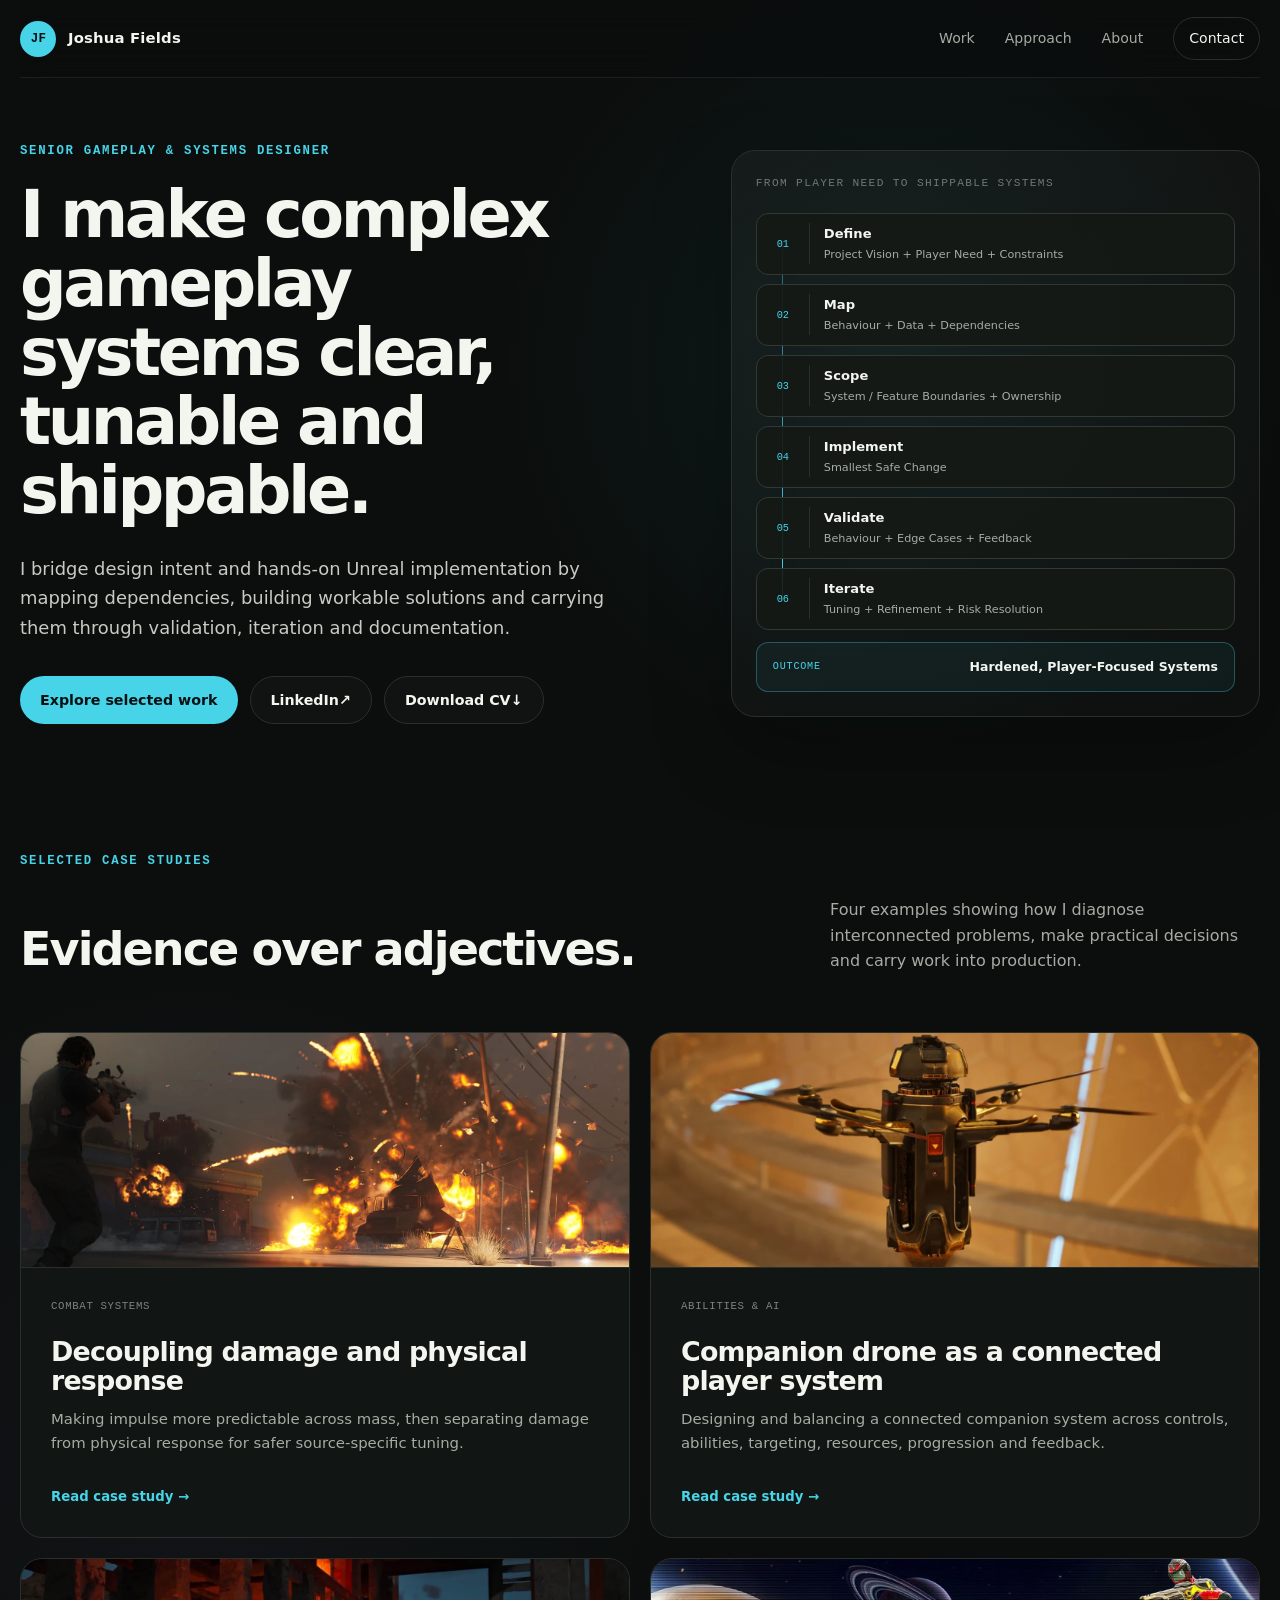
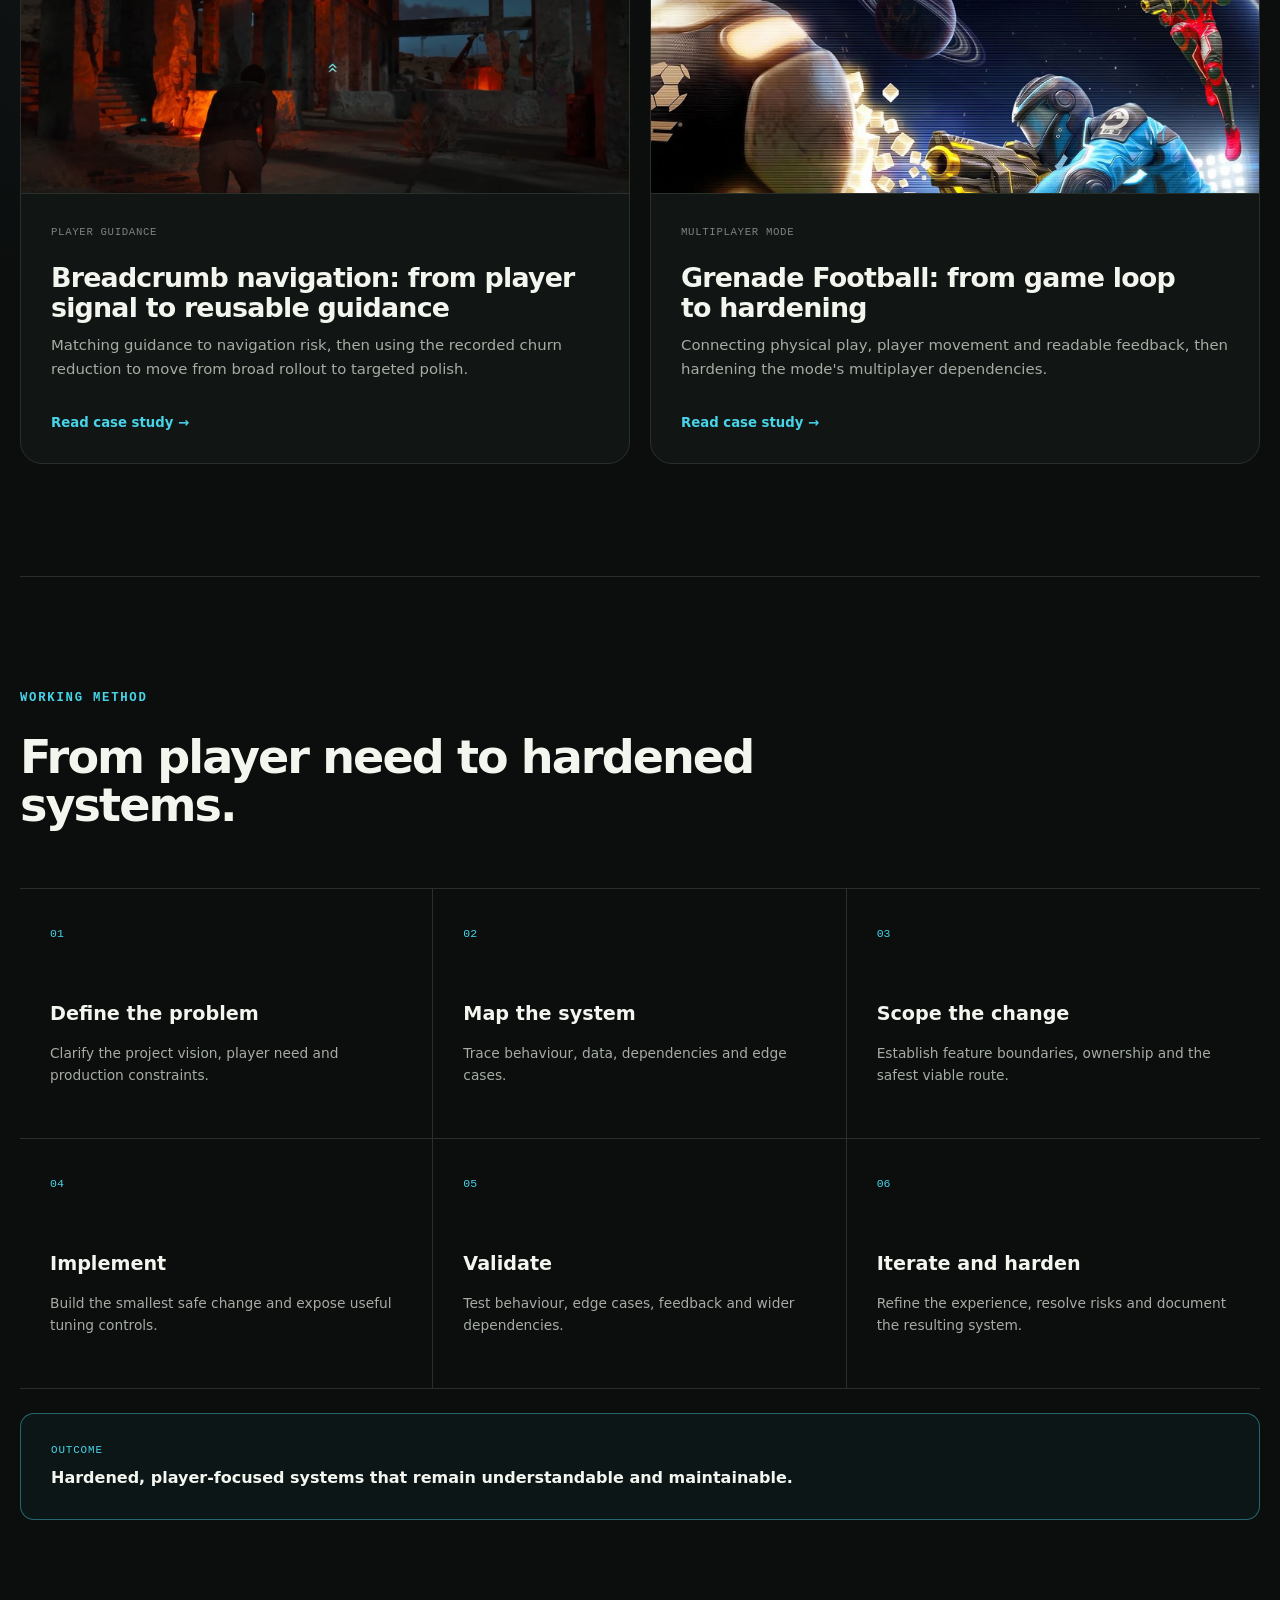
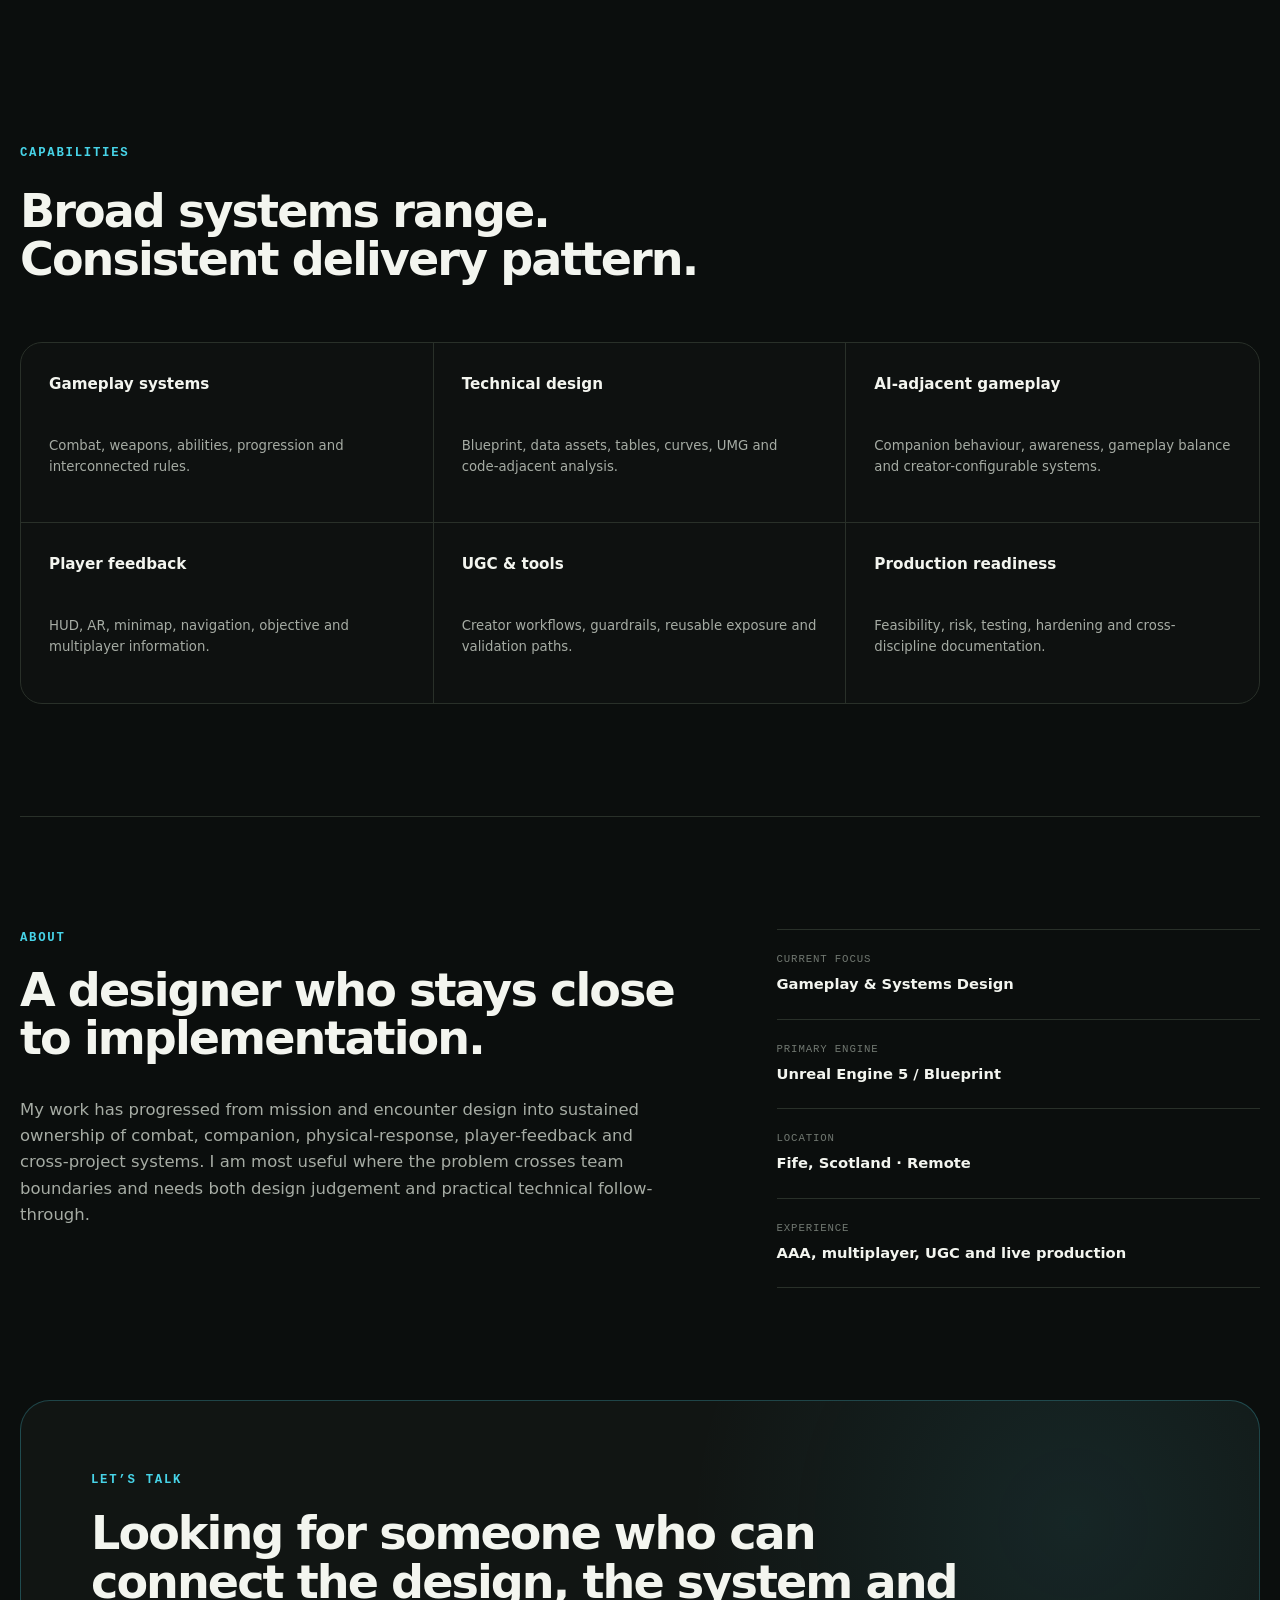
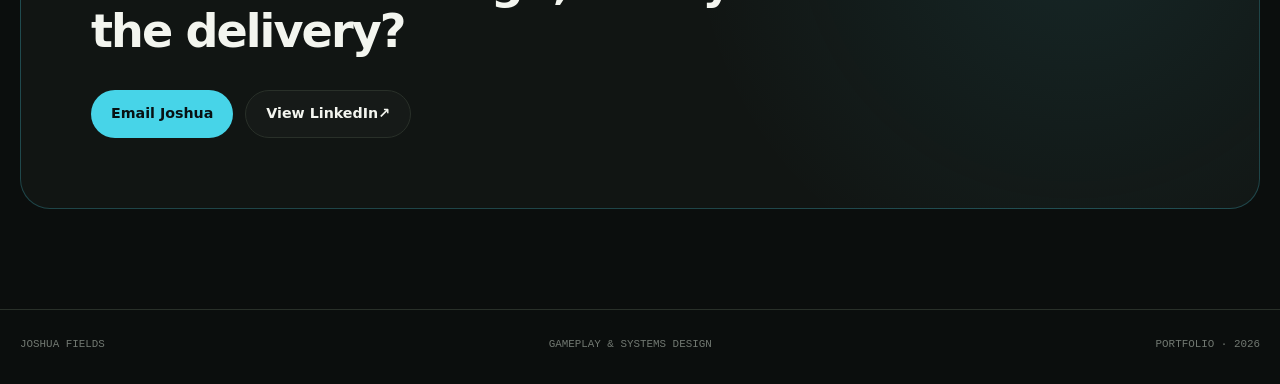
<file: index.html>
<!doctype html>
<html lang="en-GB">
<head>
  <meta charset="utf-8">
  <meta name="viewport" content="width=device-width, initial-scale=1">
  <meta name="description" content="Portfolio of Joshua Fields, a senior technical gameplay and systems designer specialising in Unreal Engine, interconnected systems and production-ready delivery.">
  <meta name="theme-color" content="#0b0f0d">
  <link rel="canonical" href="https://joshuafields-gamedesigner.github.io/">
  <link rel="icon" href="favicon.svg" type="image/svg+xml">
  <meta property="og:type" content="website">
  <meta property="og:title" content="Joshua Fields | Technical Gameplay &amp; Systems Designer">
  <meta property="og:description" content="Senior gameplay and systems design work spanning Unreal implementation, interconnected systems, validation and production delivery.">
  <meta property="og:url" content="https://joshuafields-gamedesigner.github.io/">
  <meta property="og:image" content="https://joshuafields-gamedesigner.github.io/media/social-preview.jpg">
  <meta property="og:image:width" content="1200">
  <meta property="og:image:height" content="630">
  <meta property="og:image:alt" content="Four selected gameplay and systems design case studies by Joshua Fields.">
  <meta name="twitter:card" content="summary_large_image">
  <meta name="twitter:title" content="Joshua Fields | Technical Gameplay &amp; Systems Designer">
  <meta name="twitter:description" content="Senior gameplay and systems design work spanning Unreal implementation, interconnected systems, validation and production delivery.">
  <meta name="twitter:image" content="https://joshuafields-gamedesigner.github.io/media/social-preview.jpg">
  <title>Joshua Fields — Technical Gameplay & Systems Designer</title>
  <link rel="stylesheet" href="styles.css">
  <script src="script.js" defer></script>
</head>
<body>
  <a class="skip-link" href="#main">Skip to content</a>

  <header class="site-header" data-header>
    <a class="brand" href="index.html">
      <span class="brand-mark" aria-hidden="true">JF</span>
      <span>Joshua Fields</span>
    </a>
    <button class="nav-toggle" type="button" aria-expanded="false" aria-controls="site-nav" data-nav-toggle>
      <span class="sr-only">Toggle navigation</span>
      <span></span><span></span>
    </button>
    <nav class="site-nav" id="site-nav" data-nav>
      <a href="#work">Work</a>
      <a href="#approach">Approach</a>
      <a href="#about">About</a>
      <a class="nav-contact" href="mailto:jf.joshua.fields@gmail.com">Contact</a>
    </nav>
  </header>

  <main id="main">
    <section class="hero section-shell">
      <div class="hero-copy reveal">
        <p class="eyebrow">Senior gameplay &amp; systems designer</p>
        <h1>I make complex gameplay systems <span>clear, tunable and shippable.</span></h1>
        <p class="hero-intro">I bridge design intent and hands-on Unreal implementation by mapping dependencies, building workable solutions and carrying them through validation, iteration and documentation.</p>
        <div class="hero-actions">
          <a class="button button-primary" href="#work">Explore selected work</a>
          <a class="button button-quiet" href="https://www.linkedin.com/in/joshua-fields-designer" rel="noreferrer">LinkedIn <span aria-hidden="true">↗</span></a>
          <a class="button button-quiet" href="downloads/Joshua-Fields-CV.pdf" download>Download CV <span aria-hidden="true">↓</span></a>
        </div>
      </div>

      <div class="hero-system reveal" aria-label="Design process from player need to a production-ready system">
        <div class="system-label">From player need to shippable systems</div>
        <div class="system-sequence">
          <div class="sequence-step"><span>01</span><div><strong>Define</strong><small>Project Vision + Player Need + Constraints</small></div></div>
          <div class="sequence-step"><span>02</span><div><strong>Map</strong><small>Behaviour + Data + Dependencies</small></div></div>
          <div class="sequence-step"><span>03</span><div><strong>Scope</strong><small>System &#47 Feature Boundaries + Ownership</small></div></div>
          <div class="sequence-step"><span>04</span><div><strong>Implement</strong><small>Smallest Safe Change</small></div></div>
          <div class="sequence-step"><span>05</span><div><strong>Validate</strong><small>Behaviour + Edge Cases + Feedback</small></div></div>
          <div class="sequence-step"><span>06</span><div><strong>Iterate</strong><small>Tuning + Refinement + Risk Resolution</small></div></div>
        </div>
        <div class="sequence-outcome"><span>Outcome</span><strong>Hardened, Player-Focused Systems</strong></div>
      </div>
    </section>

    <section class="work section-shell" id="work">
      <div class="section-heading reveal">
        <p class="eyebrow">Selected case studies</p>
        <h2>Evidence over adjectives.</h2>
        <p>Four examples showing how I diagnose interconnected problems, make practical decisions and carry work into production.</p>
      </div>

      <div class="case-grid">
        <article class="case-card case-card-featured reveal">
          <a href="case-studies/physical-response.html">
            <div class="case-visual case-image" aria-hidden="true">
              <img src="media/physical-response-card.webp" alt="" width="1600" height="620" loading="lazy">
            </div>
            <div class="case-content">
              <div class="case-meta"><span>Combat systems</span></div>
              <h3>Decoupling damage and physical response</h3>
              <p>Making impulse more predictable across mass, then separating damage from physical response for safer source-specific tuning.</p>
              <span class="text-link">Read case study <span aria-hidden="true">→</span></span>
            </div>
          </a>
        </article>

        <article class="case-card reveal">
          <a href="case-studies/companion-system.html">
            <div class="case-visual case-image" aria-hidden="true">
              <img src="media/companion-system-card.webp" alt="" width="1600" height="620" loading="lazy">
            </div>
            <div class="case-content">
              <div class="case-meta"><span>Abilities &amp; AI</span></div>
              <h3>Companion drone as a connected player system</h3>
              <p>Designing and balancing a connected companion system across controls, abilities, targeting, resources, progression and feedback.</p>
              <span class="text-link">Read case study <span aria-hidden="true">→</span></span>
            </div>
          </a>
        </article>

        <article class="case-card reveal">
          <a href="case-studies/breadcrumb-navigation.html">
            <div class="case-visual case-image" aria-hidden="true">
              <img src="media/breadcrumb-navigation-card.webp" alt="" width="1600" height="620" loading="lazy">
            </div>
            <div class="case-content">
              <div class="case-meta"><span>Player guidance</span></div>
              <h3>Breadcrumb navigation: from player signal to reusable guidance</h3>
              <p>Matching guidance to navigation risk, then using the recorded churn reduction to move from broad rollout to targeted polish.</p>
              <span class="text-link">Read case study <span aria-hidden="true">→</span></span>
            </div>
          </a>
        </article>

        <article class="case-card reveal">
          <a href="case-studies/grenade-football.html">
            <div class="case-visual case-image" aria-hidden="true">
              <img src="media/grenade-football-card.webp" alt="" width="1600" height="620" loading="lazy">
            </div>
            <div class="case-content">
              <div class="case-meta"><span>Multiplayer mode</span></div>
              <h3>Grenade Football: from game loop to hardening</h3>
              <p>Connecting physical play, player movement and readable feedback, then hardening the mode's multiplayer dependencies.</p>
              <span class="text-link">Read case study <span aria-hidden="true">→</span></span>
            </div>
          </a>
        </article>
      </div>
    </section>

    <section class="approach section-shell" id="approach">
      <div class="section-heading reveal">
        <p class="eyebrow">Working method</p>
        <h2>From player need to hardened systems.</h2>
      </div>
      <ol class="process-list">
        <li class="reveal"><span>01</span><h3>Define the problem</h3><p>Clarify the project vision, player need and production constraints.</p></li>
        <li class="reveal"><span>02</span><h3>Map the system</h3><p>Trace behaviour, data, dependencies and edge cases.</p></li>
        <li class="reveal"><span>03</span><h3>Scope the change</h3><p>Establish feature boundaries, ownership and the safest viable route.</p></li>
        <li class="reveal"><span>04</span><h3>Implement</h3><p>Build the smallest safe change and expose useful tuning controls.</p></li>
        <li class="reveal"><span>05</span><h3>Validate</h3><p>Test behaviour, edge cases, feedback and wider dependencies.</p></li>
        <li class="reveal"><span>06</span><h3>Iterate and harden</h3><p>Refine the experience, resolve risks and document the resulting system.</p></li>
      </ol>
      <div class="process-outcome reveal"><span>Outcome</span><strong>Hardened, player-focused systems that remain understandable and maintainable.</strong></div>
    </section>

    <section class="capabilities section-shell">
      <div class="section-heading reveal">
        <p class="eyebrow">Capabilities</p>
        <h2>Broad systems range. Consistent delivery pattern.</h2>
      </div>
      <div class="capability-board reveal">
        <div><span>Gameplay systems</span><p>Combat, weapons, abilities, progression and interconnected rules.</p></div>
        <div><span>Technical design</span><p>Blueprint, data assets, tables, curves, UMG and code-adjacent analysis.</p></div>
        <div><span>AI-adjacent gameplay</span><p>Companion behaviour, awareness, gameplay balance and creator-configurable systems.</p></div>
        <div><span>Player feedback</span><p>HUD, AR, minimap, navigation, objective and multiplayer information.</p></div>
        <div><span>UGC &amp; tools</span><p>Creator workflows, guardrails, reusable exposure and validation paths.</p></div>
        <div><span>Production readiness</span><p>Feasibility, risk, testing, hardening and cross-discipline documentation.</p></div>
      </div>
    </section>

    <section class="about section-shell" id="about">
      <div class="about-copy reveal">
        <p class="eyebrow">About</p>
        <h2>A designer who stays close to implementation.</h2>
        <p>My work has progressed from mission and encounter design into sustained ownership of combat, companion, physical-response, player-feedback and cross-project systems. I am most useful where the problem crosses team boundaries and needs both design judgement and practical technical follow-through.</p>
      </div>
      <div class="about-details reveal">
        <div><span>Current focus</span><strong>Gameplay &amp; Systems Design</strong></div>
        <div><span>Primary engine</span><strong>Unreal Engine 5 / Blueprint</strong></div>
        <div><span>Location</span><strong>Fife, Scotland · Remote</strong></div>
        <div><span>Experience</span><strong>AAA, multiplayer, UGC and live production</strong></div>
      </div>
    </section>

    <section class="contact section-shell reveal">
      <p class="eyebrow">Let’s talk</p>
      <h2>Looking for someone who can connect the design, the system and the delivery?</h2>
      <div class="contact-actions">
        <a class="button button-primary" href="mailto:jf.joshua.fields@gmail.com">Email Joshua</a>
        <a class="button button-quiet" href="https://www.linkedin.com/in/joshua-fields-designer" rel="noreferrer">View LinkedIn <span aria-hidden="true">↗</span></a>
      </div>
    </section>
  </main>

  <footer class="site-footer">
    <span>Joshua Fields</span>
    <span>Gameplay &amp; Systems Design</span>
    <span>Portfolio · <span data-year></span></span>
  </footer>
  <!-- Cloudflare Web Analytics -->
  <script type="module" src="https://static.cloudflareinsights.com/beacon.min.js" data-cf-beacon='{"token":"b23695b8e9d14c5abf6196cb11186d02"}'></script>
  <!-- End Cloudflare Web Analytics -->
</body>
</html>
</file>
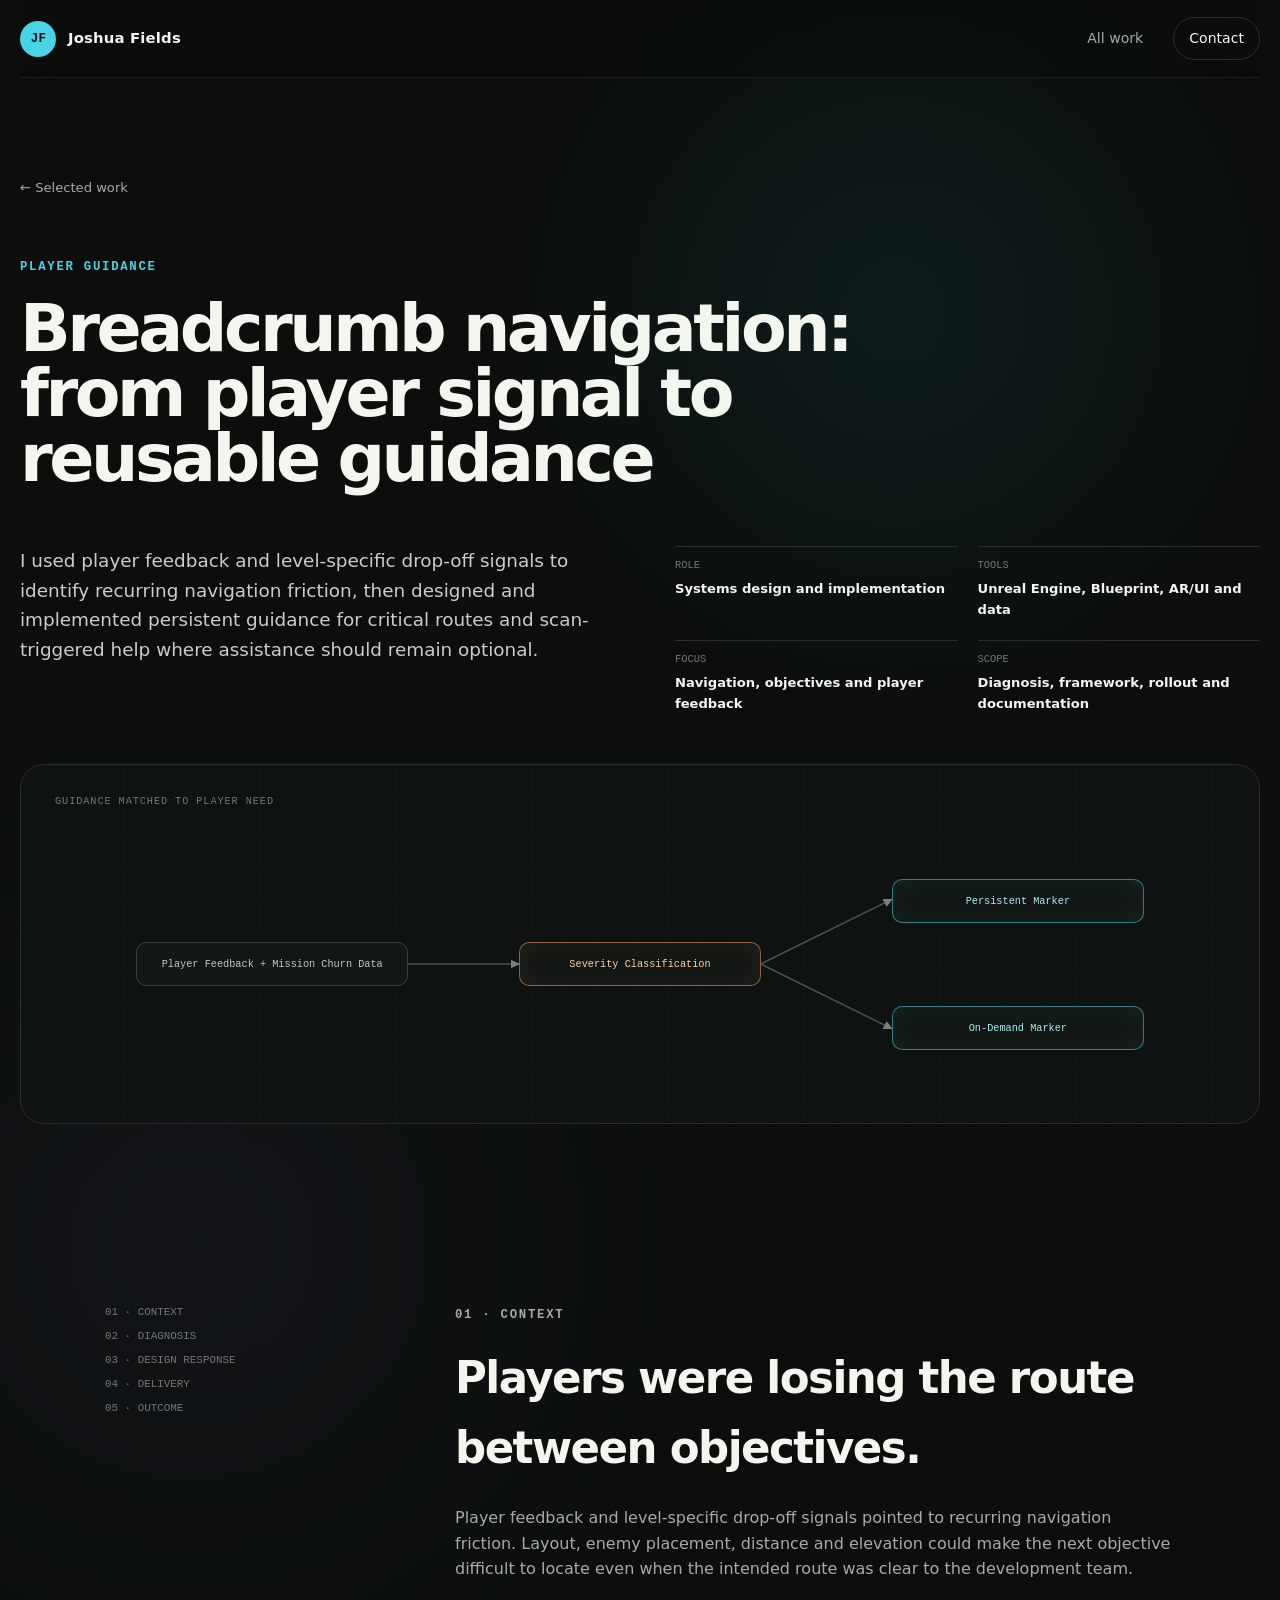
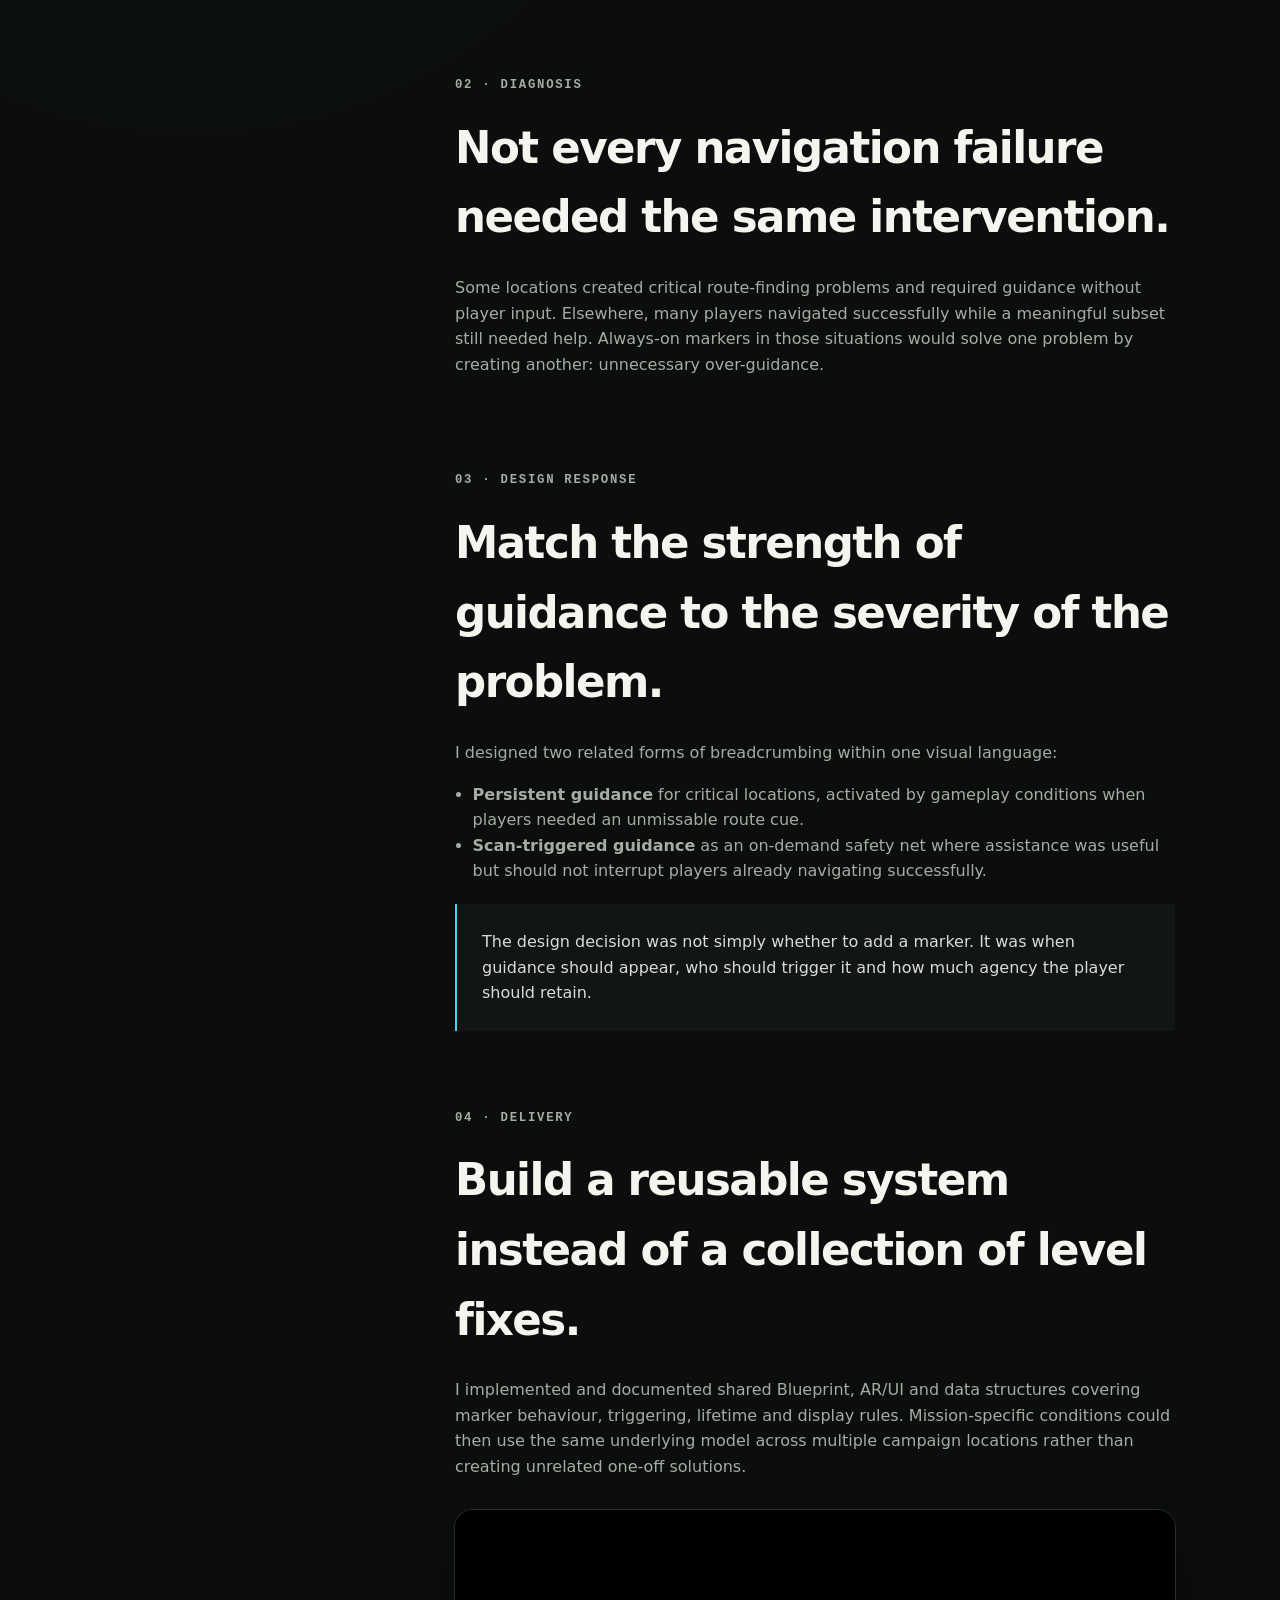
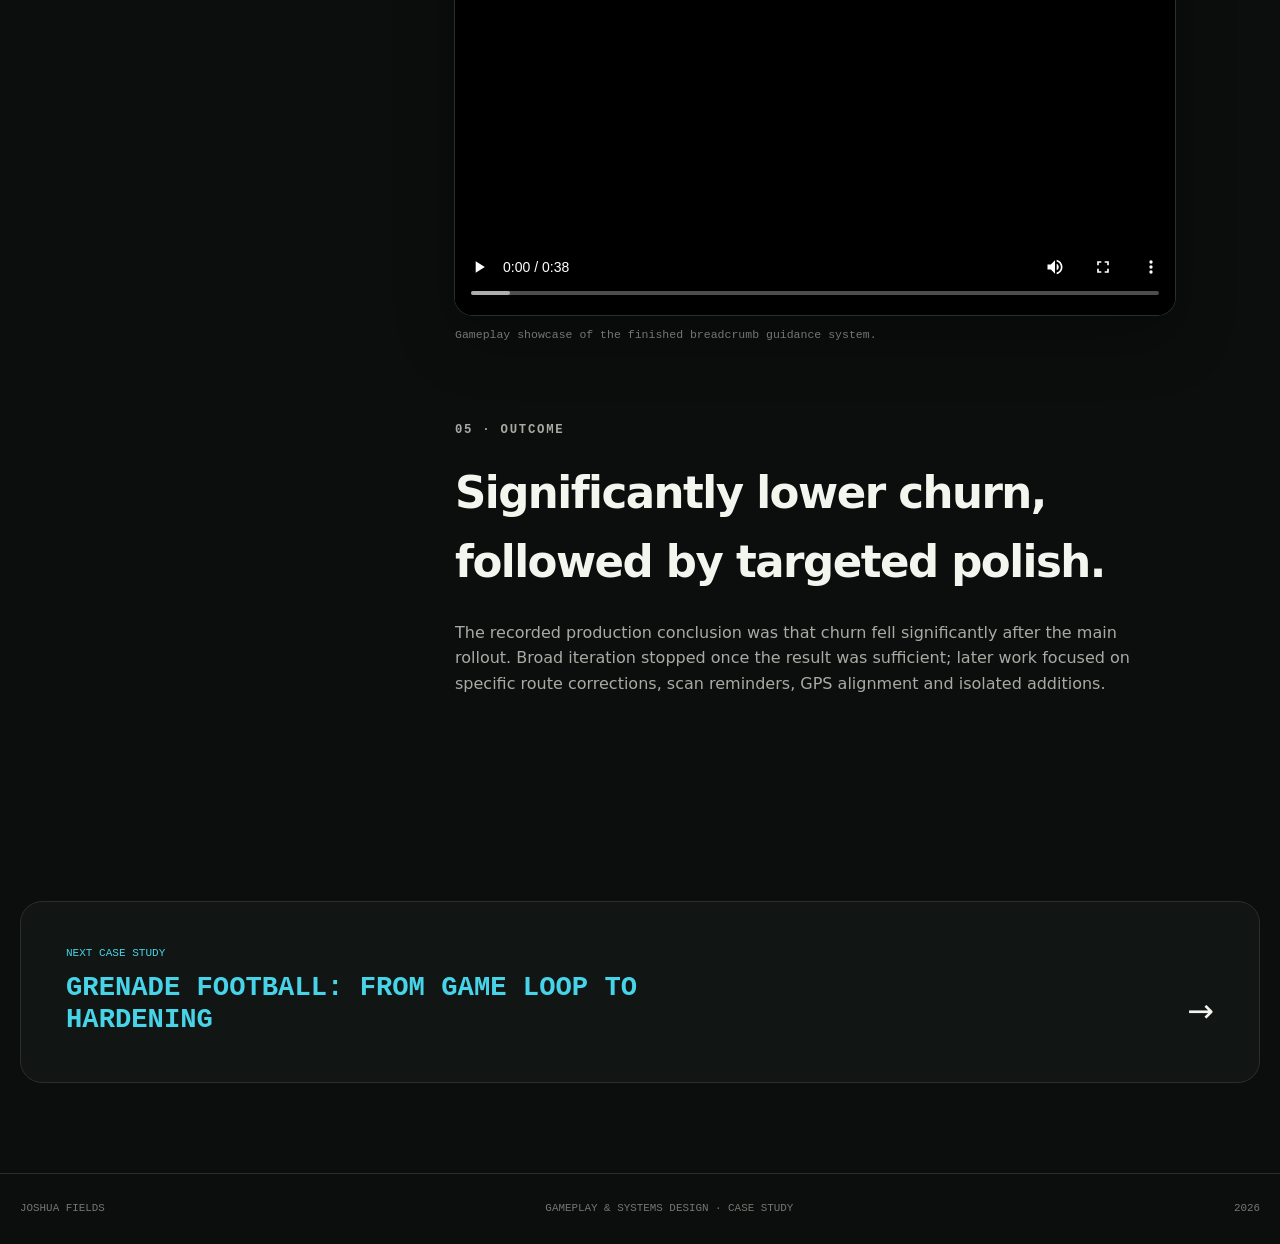
<file: case-studies/breadcrumb-navigation.html>
<!doctype html>
<html lang="en-GB">
<head>
  <meta charset="utf-8">
  <meta name="viewport" content="width=device-width, initial-scale=1">
  <meta name="description" content="A gameplay systems case study about turning player feedback and level-specific drop-off signals into reusable navigation guidance.">
  <meta name="theme-color" content="#0b0f0d">
  <link rel="canonical" href="https://joshuafields-gamedesigner.github.io/case-studies/breadcrumb-navigation.html">
  <link rel="icon" href="../favicon.svg" type="image/svg+xml">
  <meta property="og:type" content="article">
  <meta property="og:title" content="Breadcrumb Navigation | Joshua Fields">
  <meta property="og:description" content="Turning player feedback and level-specific drop-off signals into reusable navigation guidance.">
  <meta property="og:url" content="https://joshuafields-gamedesigner.github.io/case-studies/breadcrumb-navigation.html">
  <meta property="og:image" content="https://joshuafields-gamedesigner.github.io/media/social-preview.jpg">
  <meta property="og:image:width" content="1200">
  <meta property="og:image:height" content="630">
  <meta property="og:image:alt" content="Four selected gameplay and systems design case studies by Joshua Fields.">
  <meta name="twitter:card" content="summary_large_image">
  <title>Breadcrumb Navigation — Joshua Fields</title>
  <link rel="stylesheet" href="../styles.css">
  <script src="../script.js" defer></script>
</head>
<body class="case-page">
  <a class="skip-link" href="#main">Skip to content</a>
  <header class="site-header">
    <a class="brand" href="../index.html"><span class="brand-mark" aria-hidden="true">JF</span><span>Joshua Fields</span></a>
    <nav class="site-nav"><a href="../index.html#work">All work</a><a class="nav-contact" href="mailto:jf.joshua.fields@gmail.com">Contact</a></nav>
  </header>

  <main id="main">
    <section class="case-hero section-shell">
      <a class="back-link" href="../index.html#work">← Selected work</a>
      <p class="eyebrow">Player guidance</p>
      <h1>Breadcrumb navigation: from player signal to reusable guidance</h1>
      <div class="case-summary">
        <p>I used player feedback and level-specific drop-off signals to identify recurring navigation friction, then designed and implemented persistent guidance for critical routes and scan-triggered help where assistance should remain optional.</p>
        <div class="case-facts">
          <div><span>Role</span><strong>Systems design and implementation</strong></div>
          <div><span>Tools</span><strong>Unreal Engine, Blueprint, AR/UI and data</strong></div>
          <div><span>Focus</span><strong>Navigation, objectives and player feedback</strong></div>
          <div><span>Scope</span><strong>Diagnosis, framework, rollout and documentation</strong></div>
        </div>
      </div>
      <div class="case-banner case-visual visual-breadcrumb" aria-hidden="true">
        <span class="diagram-caption">Guidance matched to player need</span>
        <div class="system-map breadcrumb-map">
          <svg class="map-lines" viewBox="0 0 1000 240" preserveAspectRatio="none"><defs><marker id="breadcrumb-arrow-case" viewBox="0 0 8 8" refX="7" refY="4" markerWidth="6" markerHeight="6" orient="auto"><path d="M0 0 L8 4 L0 8" /></marker></defs><path d="M270 120 L380 120" marker-end="url(#breadcrumb-arrow-case)"/><path d="M620 120 L750 52" marker-end="url(#breadcrumb-arrow-case)"/><path d="M620 120 L750 188" marker-end="url(#breadcrumb-arrow-case)"/></svg>
          <span class="diagram-node map-node breadcrumb-source">Player Feedback + Mission Churn Data</span>
          <span class="diagram-node orange-node map-node breadcrumb-classification">Severity Classification</span>
          <span class="diagram-node accent-node map-node breadcrumb-persistent">Persistent Marker</span>
          <span class="diagram-node accent-node map-node breadcrumb-demand">On-Demand Marker</span>
        </div>
      </div>
    </section>

    <div class="case-body section-shell">
      <nav class="case-index" aria-label="Case study sections"><a href="#context">01 · Context</a><a href="#diagnosis">02 · Diagnosis</a><a href="#response">03 · Design response</a><a href="#delivery">04 · Delivery</a><a href="#outcome">05 · Outcome</a></nav>
      <article class="case-prose">
        <section id="context">
          <p class="eyebrow">01 · Context</p>
          <h2>Players were losing the route between objectives.</h2>
          <p>Player feedback and level-specific drop-off signals pointed to recurring navigation friction. Layout, enemy placement, distance and elevation could make the next objective difficult to locate even when the intended route was clear to the development team.</p>
        </section>

        <section id="diagnosis">
          <p class="eyebrow">02 · Diagnosis</p>
          <h2>Not every navigation failure needed the same intervention.</h2>
          <p>Some locations created critical route-finding problems and required guidance without player input. Elsewhere, many players navigated successfully while a meaningful subset still needed help. Always-on markers in those situations would solve one problem by creating another: unnecessary over-guidance.</p>
        </section>

        <section id="response">
          <p class="eyebrow">03 · Design response</p>
          <h2>Match the strength of guidance to the severity of the problem.</h2>
          <p>I designed two related forms of breadcrumbing within one visual language:</p>
          <ul>
            <li><strong>Persistent guidance</strong> for critical locations, activated by gameplay conditions when players needed an unmissable route cue.</li>
            <li><strong>Scan-triggered guidance</strong> as an on-demand safety net where assistance was useful but should not interrupt players already navigating successfully.</li>
          </ul>
          <div class="case-callout">The design decision was not simply whether to add a marker. It was when guidance should appear, who should trigger it and how much agency the player should retain.</div>
        </section>

        <section id="delivery">
          <p class="eyebrow">04 · Delivery</p>
          <h2>Build a reusable system instead of a collection of level fixes.</h2>
          <p>I implemented and documented shared Blueprint, AR/UI and data structures covering marker behaviour, triggering, lifetime and display rules. Mission-specific conditions could then use the same underlying model across multiple campaign locations rather than creating unrelated one-off solutions.</p>
          <figure class="case-media">
            <div class="case-media-frame">
              <video controls playsinline preload="metadata" aria-label="Showcase of the breadcrumb navigation system">
                <source src="../media/breadcrumb-navigation-showcase-hq.webm" type="video/webm">
                <source src="../media/breadcrumb-navigation-showcase.mp4" type="video/mp4">
                Your browser does not support embedded video.
              </video>
            </div>
            <figcaption>Gameplay showcase of the finished breadcrumb guidance system.</figcaption>
          </figure>
        </section>

        <section id="outcome">
          <p class="eyebrow">05 · Outcome</p>
          <h2>Significantly lower churn, followed by targeted polish.</h2>
          <p>The recorded production conclusion was that churn fell significantly after the main rollout. Broad iteration stopped once the result was sufficient; later work focused on specific route corrections, scan reminders, GPS alignment and isolated additions.</p>
        </section>
      </article>
    </div>

    <a class="next-case section-shell" href="grenade-football.html"><span>Next case study<strong>Grenade Football: from game loop to hardening</strong></span><b aria-hidden="true">→</b></a>
  </main>
  <footer class="site-footer"><span>Joshua Fields</span><span>Gameplay & Systems Design · case study</span><span><span data-year></span></span></footer>
  <!-- Cloudflare Web Analytics -->
  <script type="module" src="https://static.cloudflareinsights.com/beacon.min.js" data-cf-beacon='{"token":"b23695b8e9d14c5abf6196cb11186d02"}'></script>
  <!-- End Cloudflare Web Analytics -->
</body>
</html>
</file>
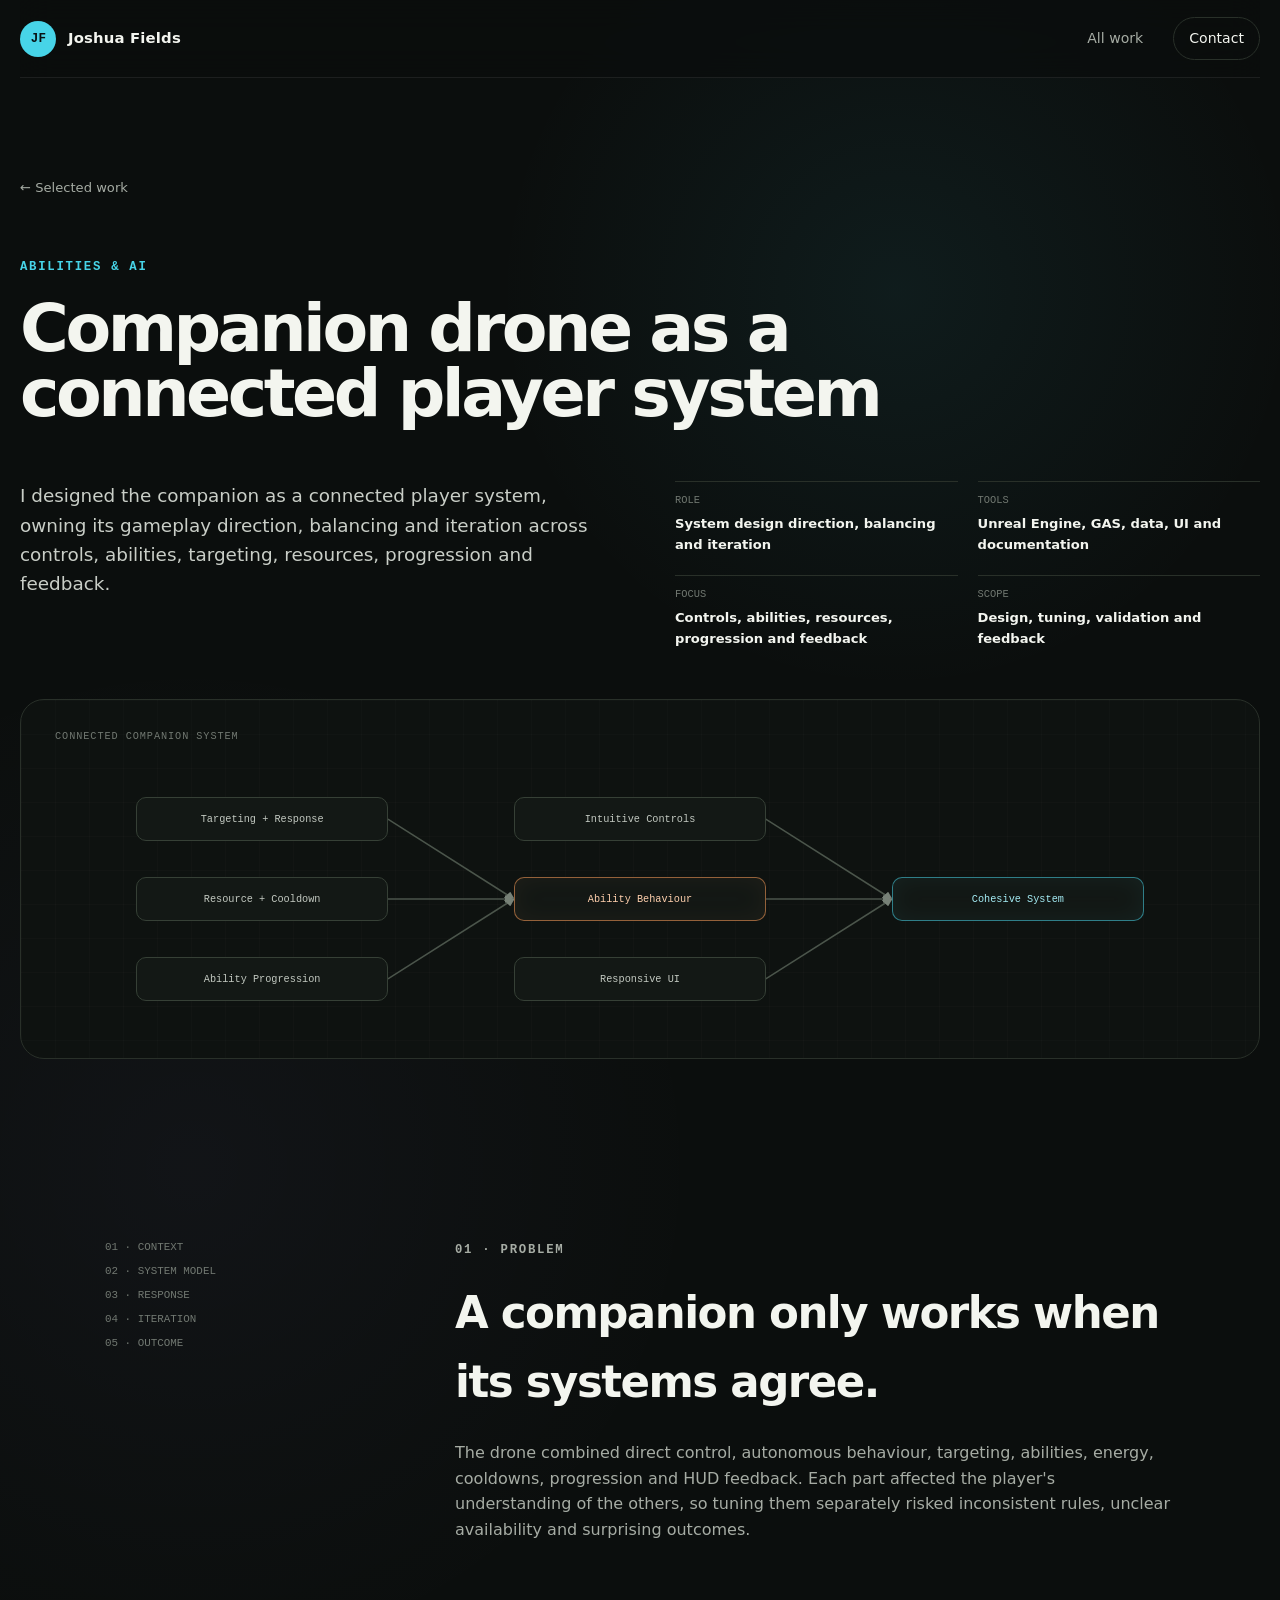
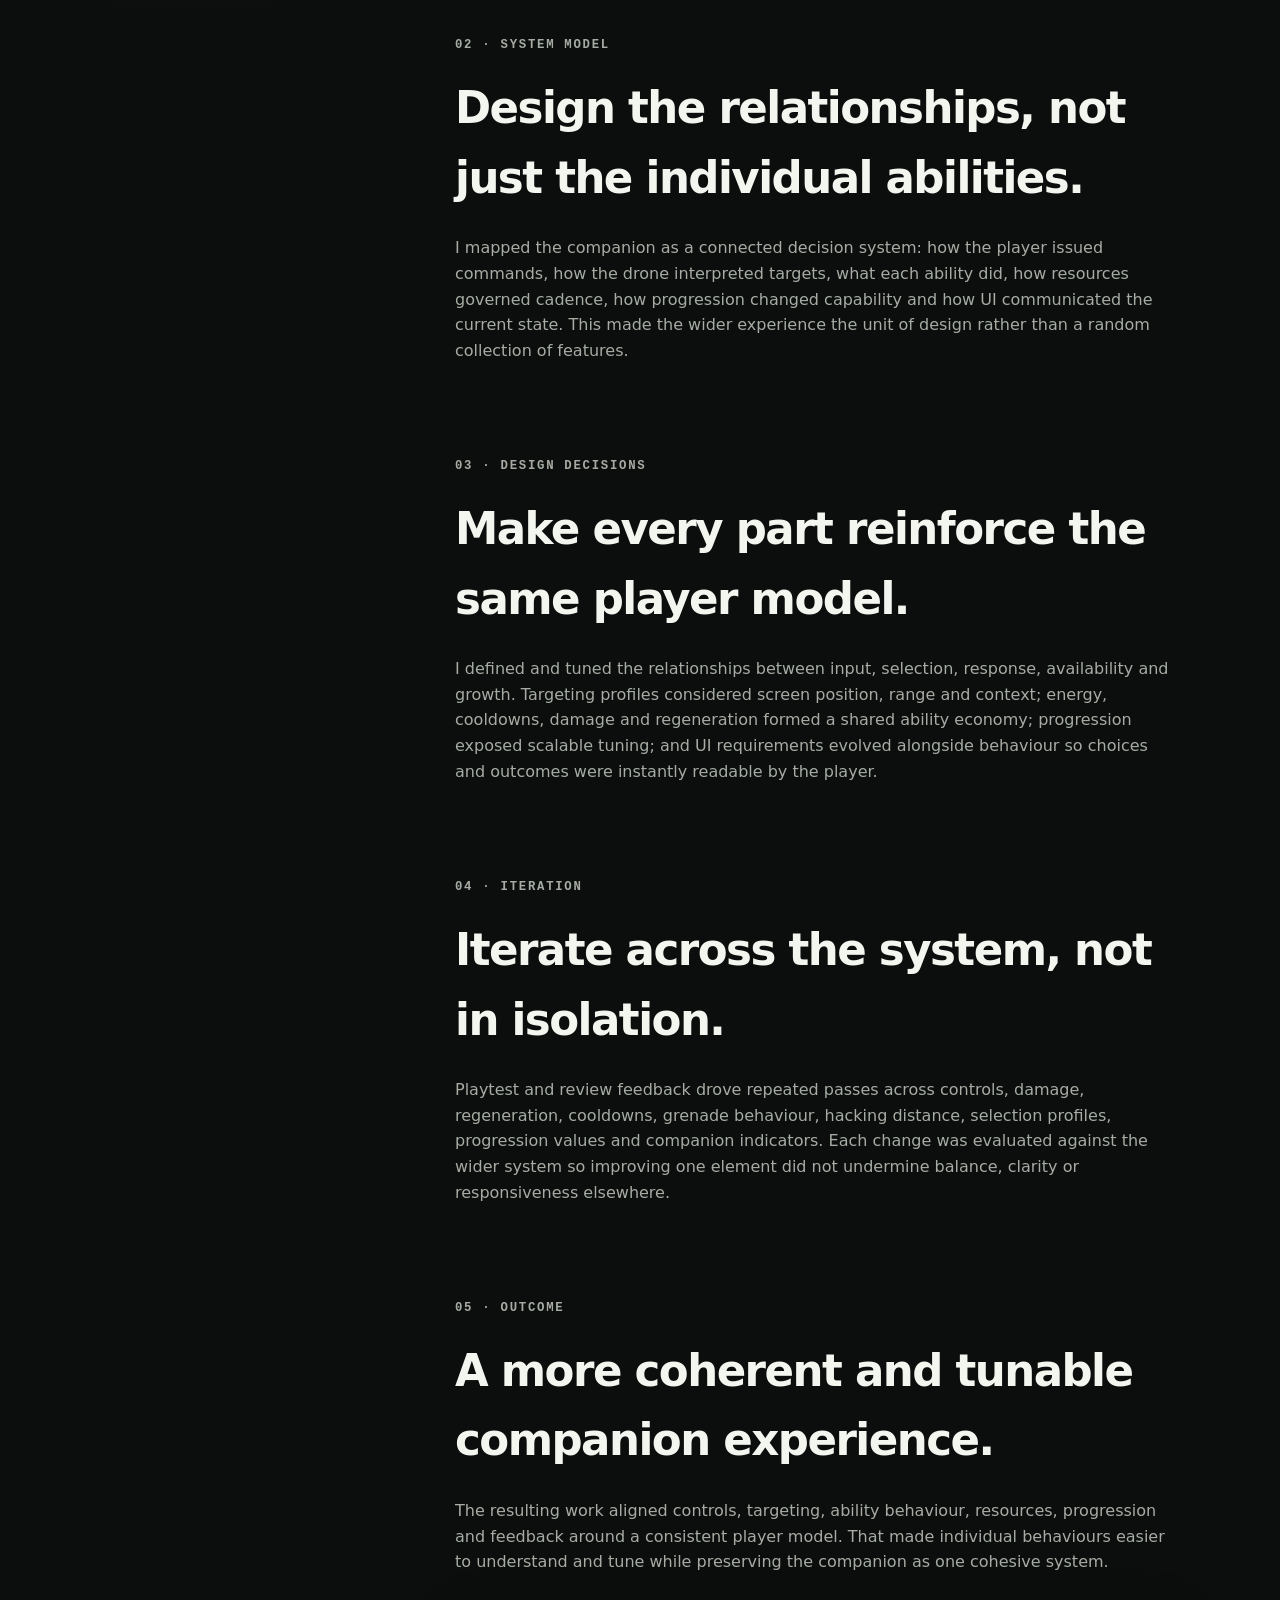
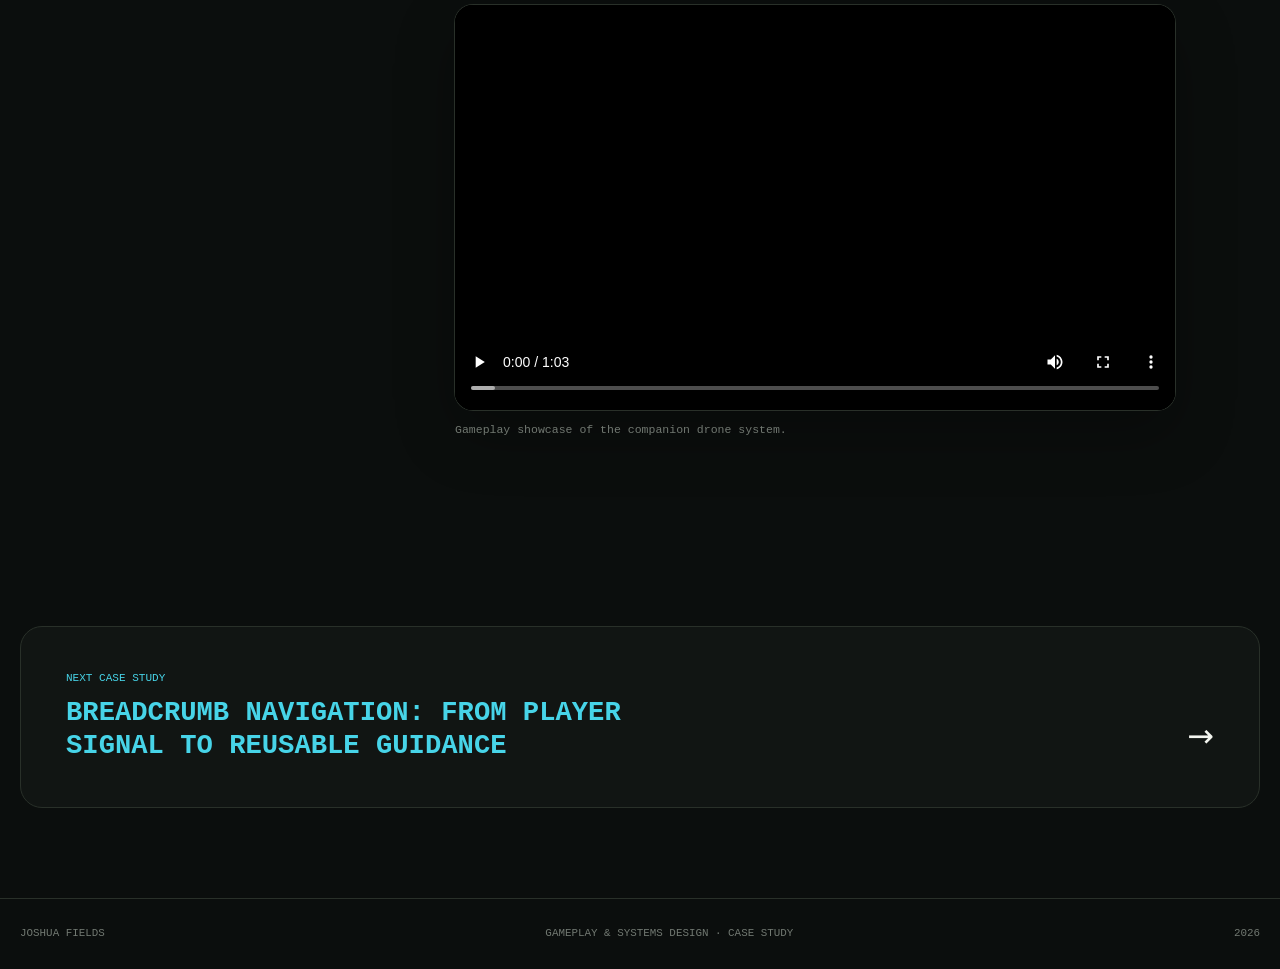
<file: case-studies/companion-system.html>
<!doctype html>
<html lang="en-GB">
<head>
  <meta charset="utf-8">
  <meta name="viewport" content="width=device-width, initial-scale=1">
  <meta name="description" content="A technical gameplay design case study about a connected companion-drone system.">
  <meta name="theme-color" content="#0b0f0d">
  <link rel="canonical" href="https://joshuafields-gamedesigner.github.io/case-studies/companion-system.html">
  <link rel="icon" href="../favicon.svg" type="image/svg+xml">
  <meta property="og:type" content="article">
  <meta property="og:title" content="Companion Drone System | Joshua Fields">
  <meta property="og:description" content="A technical gameplay design case study about a connected companion-drone system.">
  <meta property="og:url" content="https://joshuafields-gamedesigner.github.io/case-studies/companion-system.html">
  <meta property="og:image" content="https://joshuafields-gamedesigner.github.io/media/social-preview.jpg">
  <meta property="og:image:width" content="1200">
  <meta property="og:image:height" content="630">
  <meta property="og:image:alt" content="Four selected gameplay and systems design case studies by Joshua Fields.">
  <meta name="twitter:card" content="summary_large_image">
  <title>Companion Drone System — Joshua Fields</title>
  <link rel="stylesheet" href="../styles.css">
  <script src="../script.js" defer></script>
</head>
<body class="case-page">
  <a class="skip-link" href="#main">Skip to content</a>
  <header class="site-header">
    <a class="brand" href="../index.html"><span class="brand-mark" aria-hidden="true">JF</span><span>Joshua Fields</span></a>
    <nav class="site-nav"><a href="../index.html#work">All work</a><a class="nav-contact" href="mailto:jf.joshua.fields@gmail.com">Contact</a></nav>
  </header>

  <main id="main">
    <section class="case-hero section-shell">
      <a class="back-link" href="../index.html#work">← Selected work</a>
      <p class="eyebrow">Abilities &amp; AI </p>
      <h1>Companion drone as a connected player system</h1>
      <div class="case-summary">
        <p>I designed the companion as a connected player system, owning its gameplay direction, balancing and iteration across controls, abilities, targeting, resources, progression and feedback.</p>
        <div class="case-facts">
          <div><span>Role</span><strong>System design direction, balancing and iteration</strong></div>
          <div><span>Tools</span><strong>Unreal Engine, GAS, data, UI and documentation</strong></div>
          <div><span>Focus</span><strong>Controls, abilities, resources, progression and feedback</strong></div>
          <div><span>Scope</span><strong>Design, tuning, validation and feedback</strong></div>
        </div>
      </div>
      <div class="case-banner case-visual visual-drone" aria-hidden="true">
        <span class="diagram-caption">Connected companion system</span>
        <div class="system-map companion-map">
          <svg class="map-lines" viewBox="0 0 1000 300" preserveAspectRatio="none"><defs><marker id="companion-arrow-case" viewBox="0 0 8 8" refX="7" refY="4" markerWidth="6" markerHeight="6" orient="auto"><path d="M0 0 L8 4 L0 8" /></marker></defs><path d="M250 45 L375 150" marker-end="url(#companion-arrow-case)"/><path d="M250 150 L375 150" marker-end="url(#companion-arrow-case)"/><path d="M250 255 L375 150" marker-end="url(#companion-arrow-case)"/><path d="M625 45 L750 150" marker-end="url(#companion-arrow-case)"/><path d="M625 150 L750 150" marker-end="url(#companion-arrow-case)"/><path d="M625 255 L750 150" marker-end="url(#companion-arrow-case)"/></svg>
          <span class="diagram-node map-node companion-targeting">Targeting + Response</span>
          <span class="diagram-node map-node companion-resource">Resource + Cooldown</span>
          <span class="diagram-node map-node companion-progression">Ability Progression</span>
          <span class="diagram-node map-node companion-controls">Intuitive Controls</span>
          <span class="diagram-node orange-node map-node companion-behaviour">Ability Behaviour</span>
          <span class="diagram-node map-node companion-ui">Responsive UI</span>
          <span class="diagram-node accent-node map-node companion-outcome">Cohesive System</span>
        </div>
      </div>
    </section>

    <div class="case-body section-shell">
      <nav class="case-index" aria-label="Case study sections"><a href="#problem">01 · Context</a><a href="#model">02 · System model</a><a href="#decisions">03 · Response</a><a href="#iteration">04 · Iteration</a><a href="#outcome">05 · Outcome</a></nav>
      <article class="case-prose">
        <section id="problem">
          <p class="eyebrow">01 · Problem</p>
          <h2>A companion only works when its systems agree.</h2>
          <p>The drone combined direct control, autonomous behaviour, targeting, abilities, energy, cooldowns, progression and HUD feedback. Each part affected the player's understanding of the others, so tuning them separately risked inconsistent rules, unclear availability and surprising outcomes.</p>
        </section>
        <section id="model">
          <p class="eyebrow">02 · System model</p>
          <h2>Design the relationships, not just the individual abilities.</h2>
          <p>I mapped the companion as a connected decision system: how the player issued commands, how the drone interpreted targets, what each ability did, how resources governed cadence, how progression changed capability and how UI communicated the current state. This made the wider experience the unit of design rather than a random collection of features.</p>
        </section>
        <section id="decisions">
          <p class="eyebrow">03 · Design decisions</p>
          <h2>Make every part reinforce the same player model.</h2>
          <p>I defined and tuned the relationships between input, selection, response, availability and growth. Targeting profiles considered screen position, range and context; energy, cooldowns, damage and regeneration formed a shared ability economy; progression exposed scalable tuning; and UI requirements evolved alongside behaviour so choices and outcomes were instantly readable by the player.</p>
        </section>
        <section id="iteration">
          <p class="eyebrow">04 · Iteration</p>
          <h2>Iterate across the system, not in isolation.</h2>
          <p>Playtest and review feedback drove repeated passes across controls, damage, regeneration, cooldowns, grenade behaviour, hacking distance, selection profiles, progression values and companion indicators. Each change was evaluated against the wider system so improving one element did not undermine balance, clarity or responsiveness elsewhere.</p>
        </section>
        <section id="outcome">
          <p class="eyebrow">05 · Outcome</p>
          <h2>A more coherent and tunable companion experience.</h2>
          <p>The resulting work aligned controls, targeting, ability behaviour, resources, progression and feedback around a consistent player model. That made individual behaviours easier to understand and tune while preserving the companion as one cohesive system.</p>
          <figure class="case-media">
            <div class="case-media-frame">
              <video controls playsinline preload="metadata" aria-label="Showcase of the companion drone system">
                <source src="../media/companion-drone-showcase-hq.webm" type="video/webm">
                <source src="../media/companion-drone-showcase.mp4" type="video/mp4">
                Your browser does not support embedded video.
              </video>
            </div>
            <figcaption>Gameplay showcase of the companion drone system.</figcaption>
          </figure>
        </section>
      </article>
    </div>

    <a class="next-case section-shell" href="breadcrumb-navigation.html"><span>Next case study<strong>Breadcrumb navigation: from player signal to reusable guidance</strong></span><b aria-hidden="true">→</b></a>
  </main>
  <footer class="site-footer"><span>Joshua Fields</span><span>Gameplay & Systems Design · case study</span><span><span data-year></span></span></footer>
  <!-- Cloudflare Web Analytics -->
  <script type="module" src="https://static.cloudflareinsights.com/beacon.min.js" data-cf-beacon='{"token":"b23695b8e9d14c5abf6196cb11186d02"}'></script>
  <!-- End Cloudflare Web Analytics -->
</body>
</html>
</file>
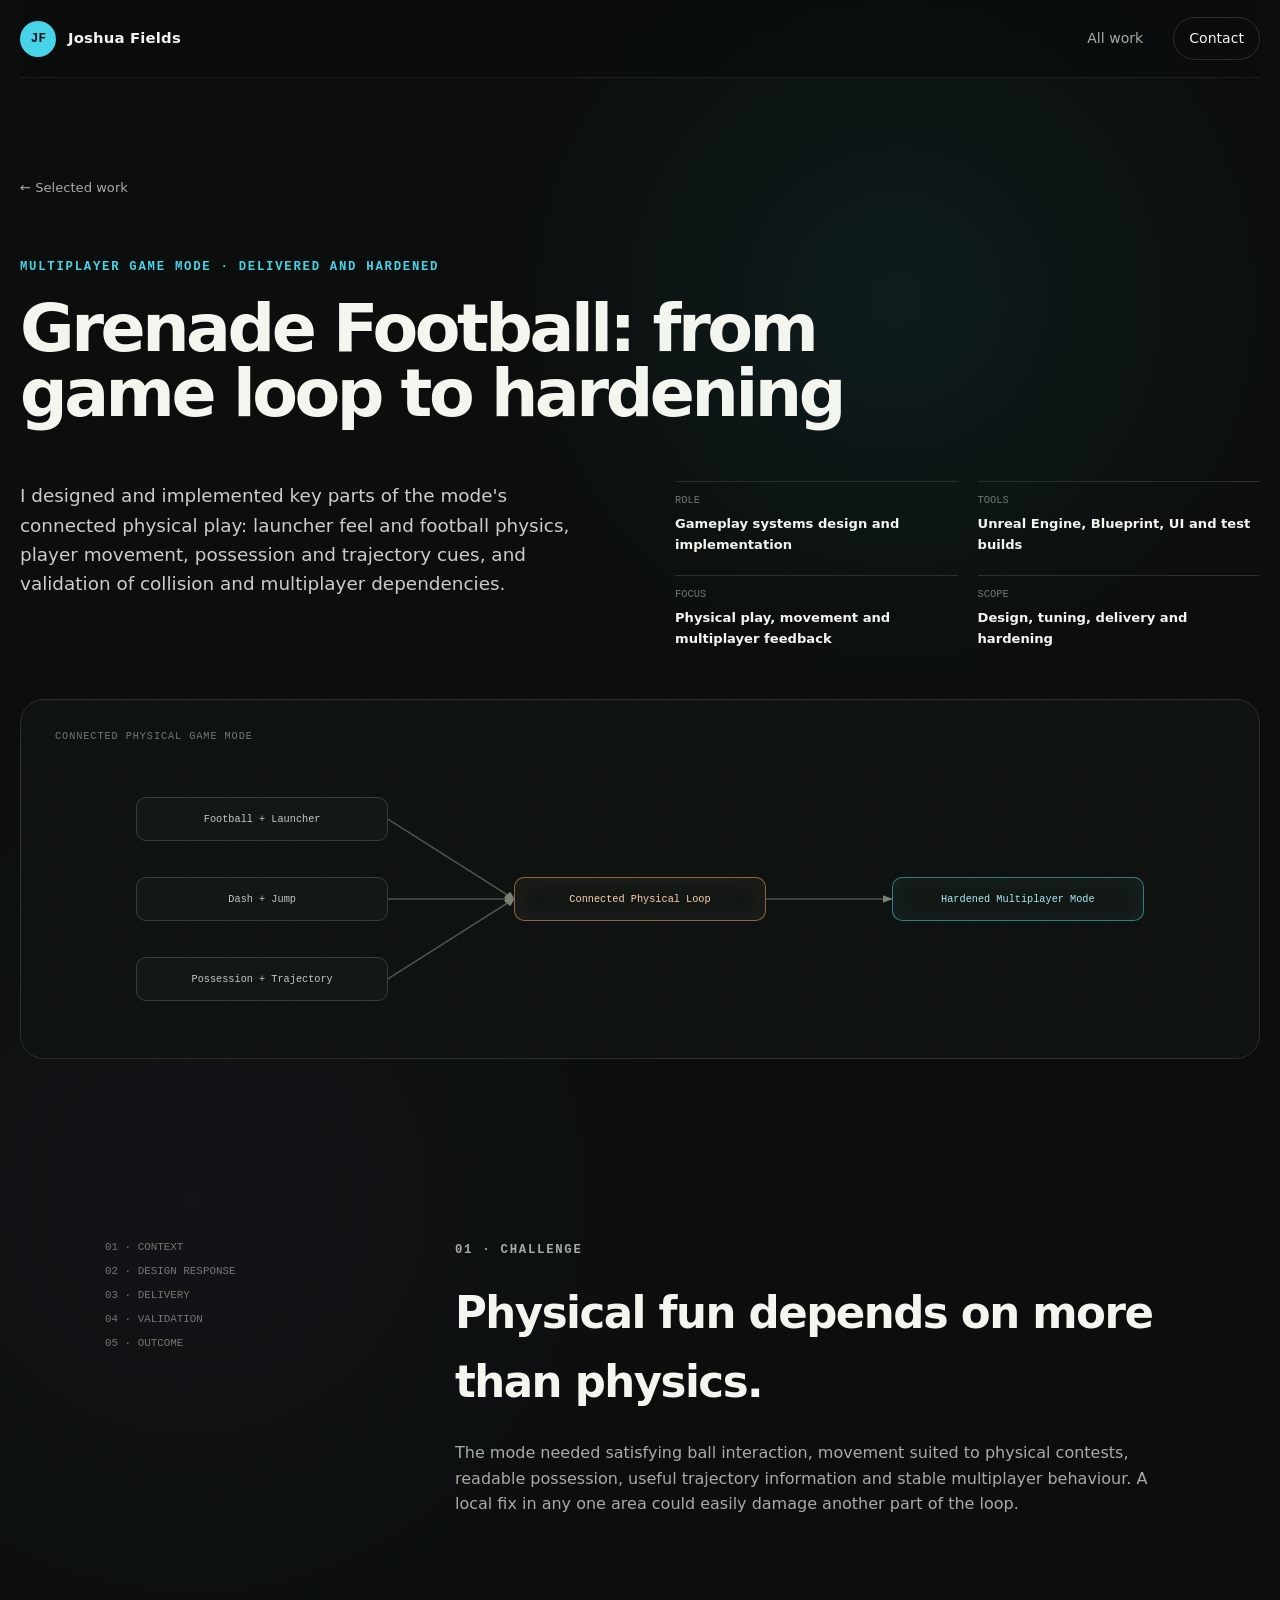
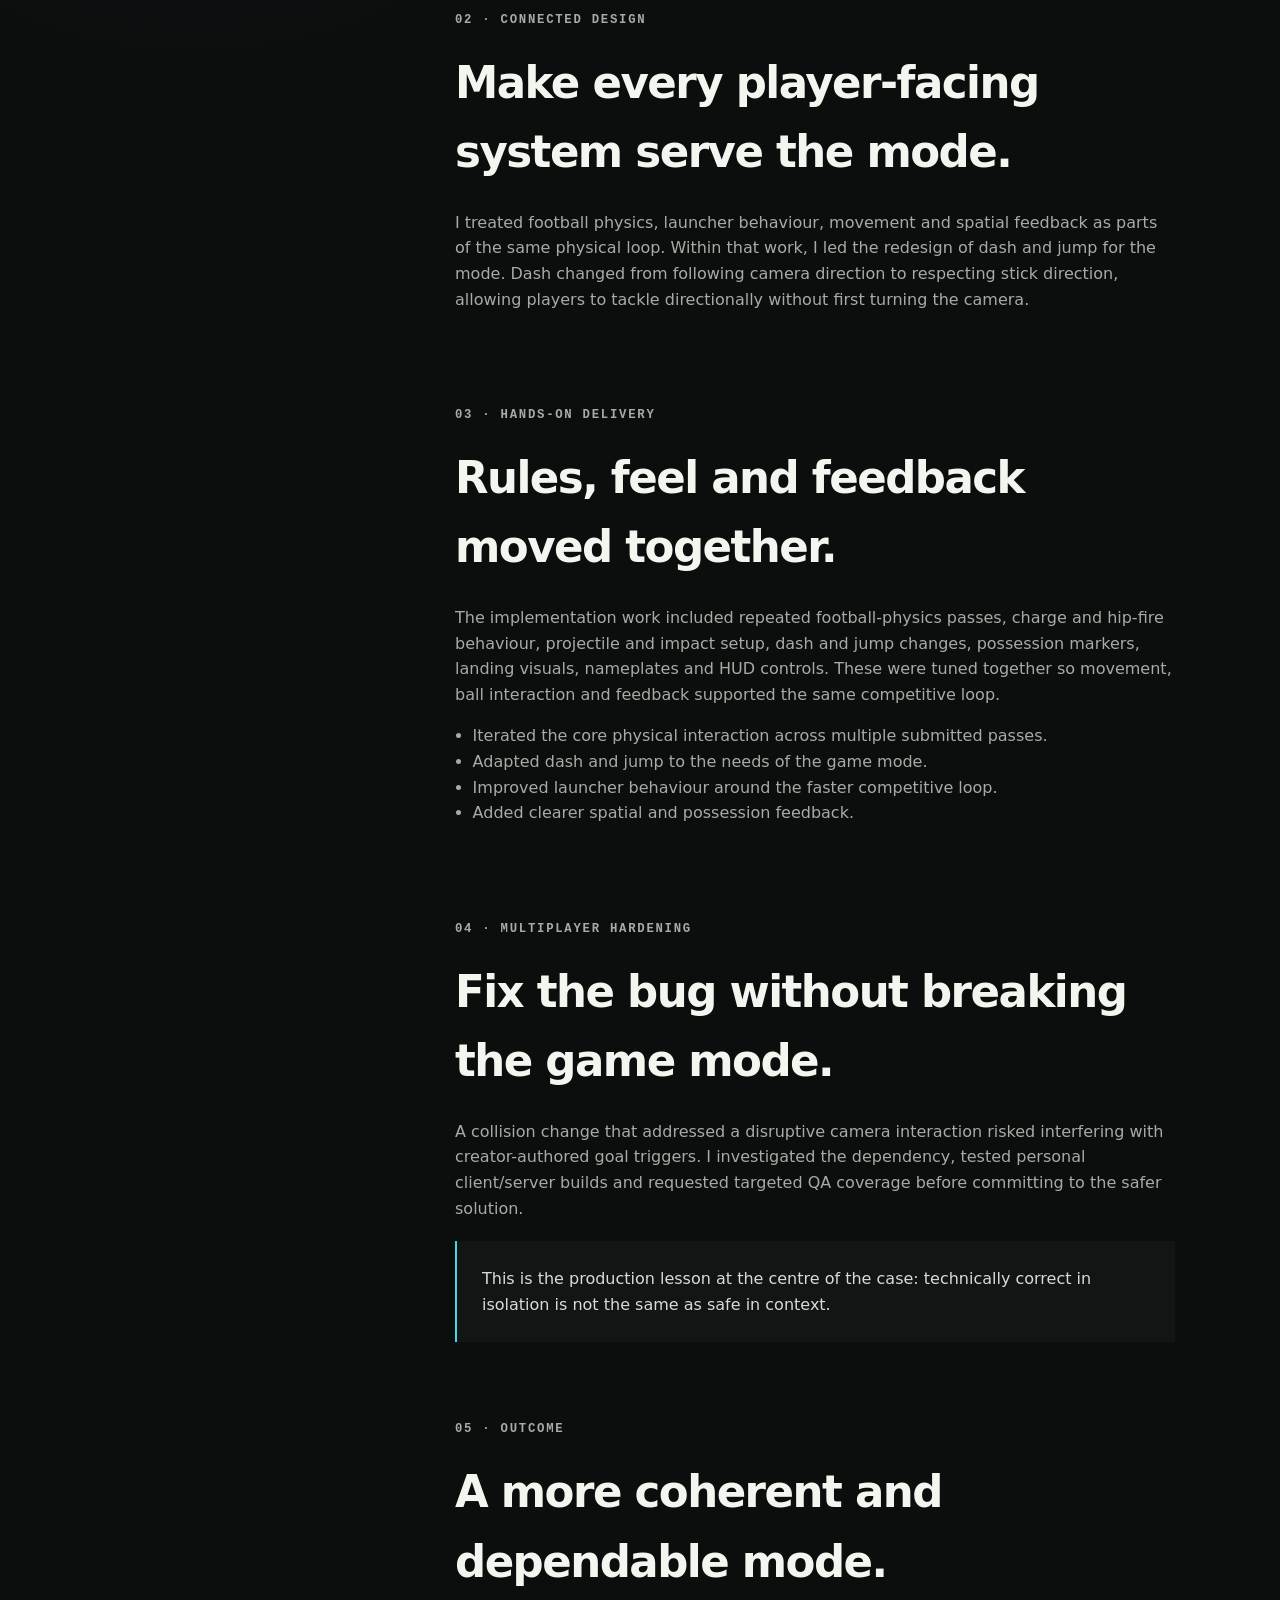
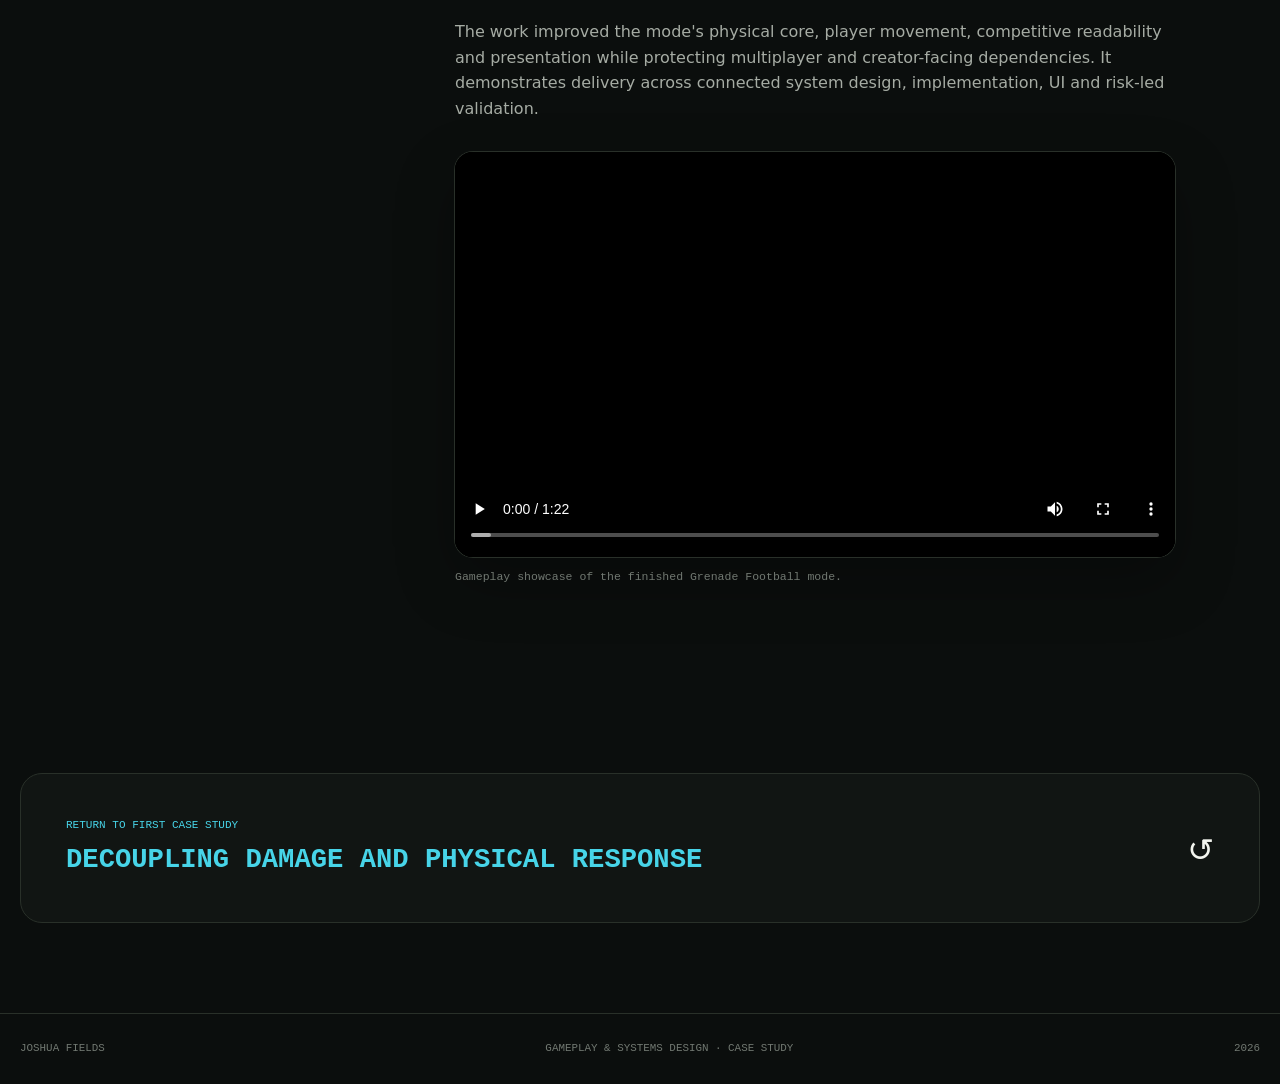
<file: case-studies/grenade-football.html>
<!doctype html>
<html lang="en-GB">
<head>
  <meta charset="utf-8">
  <meta name="viewport" content="width=device-width, initial-scale=1">
  <meta name="description" content="A gameplay design case study about carrying a multiplayer physical game mode from rules and feel through implementation and hardening.">
  <meta name="theme-color" content="#0b0f0d">
  <link rel="canonical" href="https://joshuafields-gamedesigner.github.io/case-studies/grenade-football.html">
  <link rel="icon" href="../favicon.svg" type="image/svg+xml">
  <meta property="og:type" content="article">
  <meta property="og:title" content="Grenade Football | Joshua Fields">
  <meta property="og:description" content="A gameplay design case study about carrying a multiplayer physical game mode from rules and feel through implementation and hardening.">
  <meta property="og:url" content="https://joshuafields-gamedesigner.github.io/case-studies/grenade-football.html">
  <meta property="og:image" content="https://joshuafields-gamedesigner.github.io/media/social-preview.jpg">
  <meta property="og:image:width" content="1200">
  <meta property="og:image:height" content="630">
  <meta property="og:image:alt" content="Four selected gameplay and systems design case studies by Joshua Fields.">
  <meta name="twitter:card" content="summary_large_image">
  <title>Grenade Football — Joshua Fields</title>
  <link rel="stylesheet" href="../styles.css">
  <script src="../script.js" defer></script>
</head>
<body class="case-page">
  <a class="skip-link" href="#main">Skip to content</a>
  <header class="site-header">
    <a class="brand" href="../index.html"><span class="brand-mark" aria-hidden="true">JF</span><span>Joshua Fields</span></a>
    <nav class="site-nav"><a href="../index.html#work">All work</a><a class="nav-contact" href="mailto:jf.joshua.fields@gmail.com">Contact</a></nav>
  </header>

  <main id="main">
    <section class="case-hero section-shell">
      <a class="back-link" href="../index.html#work">← Selected work</a>
      <p class="eyebrow">Multiplayer game mode · Delivered and hardened</p>
      <h1>Grenade Football: from game loop to hardening</h1>
      <div class="case-summary">
        <p>I designed and implemented key parts of the mode's connected physical play: launcher feel and football physics, player movement, possession and trajectory cues, and validation of collision and multiplayer dependencies.</p>
        <div class="case-facts">
          <div><span>Role</span><strong>Gameplay systems design and implementation</strong></div>
          <div><span>Tools</span><strong>Unreal Engine, Blueprint, UI and test builds</strong></div>
          <div><span>Focus</span><strong>Physical play, movement and multiplayer feedback</strong></div>
          <div><span>Scope</span><strong>Design, tuning, delivery and hardening</strong></div>
        </div>
      </div>
      <div class="case-banner case-visual visual-football" aria-hidden="true">
        <span class="diagram-caption">Connected physical game mode</span>
        <div class="system-map football-map">
          <svg class="map-lines" viewBox="0 0 1000 300" preserveAspectRatio="none"><defs><marker id="football-arrow-case" viewBox="0 0 8 8" refX="7" refY="4" markerWidth="6" markerHeight="6" orient="auto"><path d="M0 0 L8 4 L0 8" /></marker></defs><path d="M250 45 L375 150" marker-end="url(#football-arrow-case)"/><path d="M250 150 L375 150" marker-end="url(#football-arrow-case)"/><path d="M250 255 L375 150" marker-end="url(#football-arrow-case)"/><path d="M625 150 L750 150" marker-end="url(#football-arrow-case)"/></svg>
          <span class="diagram-node map-node football-physics">Football + Launcher</span>
          <span class="diagram-node map-node football-movement">Dash + Jump</span>
          <span class="diagram-node map-node football-feedback">Possession + Trajectory</span>
          <span class="diagram-node orange-node map-node football-loop-node">Connected Physical Loop</span>
          <span class="diagram-node accent-node map-node football-outcome">Hardened Multiplayer Mode</span>
        </div>
      </div>
    </section>

    <div class="case-body section-shell">
      <nav class="case-index" aria-label="Case study sections"><a href="#challenge">01 · Context</a><a href="#loop">02 · Design response</a><a href="#delivery">03 · Delivery</a><a href="#risk">04 · Validation</a><a href="#outcome">05 · Outcome</a></nav>
      <article class="case-prose">
        <section id="challenge">
          <p class="eyebrow">01 · Challenge</p>
          <h2>Physical fun depends on more than physics.</h2>
          <p>The mode needed satisfying ball interaction, movement suited to physical contests, readable possession, useful trajectory information and stable multiplayer behaviour. A local fix in any one area could easily damage another part of the loop.</p>
        </section>
        <section id="loop">
          <p class="eyebrow">02 · Connected design</p>
          <h2>Make every player-facing system serve the mode.</h2>
          <p>I treated football physics, launcher behaviour, movement and spatial feedback as parts of the same physical loop. Within that work, I led the redesign of dash and jump for the mode. Dash changed from following camera direction to respecting stick direction, allowing players to tackle directionally without first turning the camera.</p>
        </section>
        <section id="delivery">
          <p class="eyebrow">03 · Hands-on delivery</p>
          <h2>Rules, feel and feedback moved together.</h2>
          <p>The implementation work included repeated football-physics passes, charge and hip-fire behaviour, projectile and impact setup, dash and jump changes, possession markers, landing visuals, nameplates and HUD controls. These were tuned together so movement, ball interaction and feedback supported the same competitive loop.</p>
          <ul><li>Iterated the core physical interaction across multiple submitted passes.</li><li>Adapted dash and jump to the needs of the game mode.</li><li>Improved launcher behaviour around the faster competitive loop.</li><li>Added clearer spatial and possession feedback.</li></ul>
        </section>
        <section id="risk">
          <p class="eyebrow">04 · Multiplayer hardening</p>
          <h2>Fix the bug without breaking the game mode.</h2>
          <p>A collision change that addressed a disruptive camera interaction risked interfering with creator-authored goal triggers. I investigated the dependency, tested personal client/server builds and requested targeted QA coverage before committing to the safer solution.</p>
          <div class="case-callout">This is the production lesson at the centre of the case: technically correct in isolation is not the same as safe in context.</div>
        </section>
        <section id="outcome">
          <p class="eyebrow">05 · Outcome</p>
          <h2>A more coherent and dependable mode.</h2>
          <p>The work improved the mode's physical core, player movement, competitive readability and presentation while protecting multiplayer and creator-facing dependencies. It demonstrates delivery across connected system design, implementation, UI and risk-led validation.</p>
          <figure class="case-media">
            <div class="case-media-frame">
              <video controls playsinline preload="metadata" aria-label="Showcase of the Grenade Football game mode">
                <source src="../media/grenade-football-showcase-hq.webm" type="video/webm">
                <source src="../media/grenade-football-showcase.mp4" type="video/mp4">
                Your browser does not support embedded video.
              </video>
            </div>
            <figcaption>Gameplay showcase of the finished Grenade Football mode.</figcaption>
          </figure>
        </section>
      </article>
    </div>

    <a class="next-case section-shell" href="physical-response.html"><span>Return to first case study<strong>Decoupling damage and physical response</strong></span><b aria-hidden="true">↺</b></a>
  </main>
  <footer class="site-footer"><span>Joshua Fields</span><span>Gameplay & Systems Design · case study</span><span><span data-year></span></span></footer>
  <!-- Cloudflare Web Analytics -->
  <script type="module" src="https://static.cloudflareinsights.com/beacon.min.js" data-cf-beacon='{"token":"b23695b8e9d14c5abf6196cb11186d02"}'></script>
  <!-- End Cloudflare Web Analytics -->
</body>
</html>
</file>
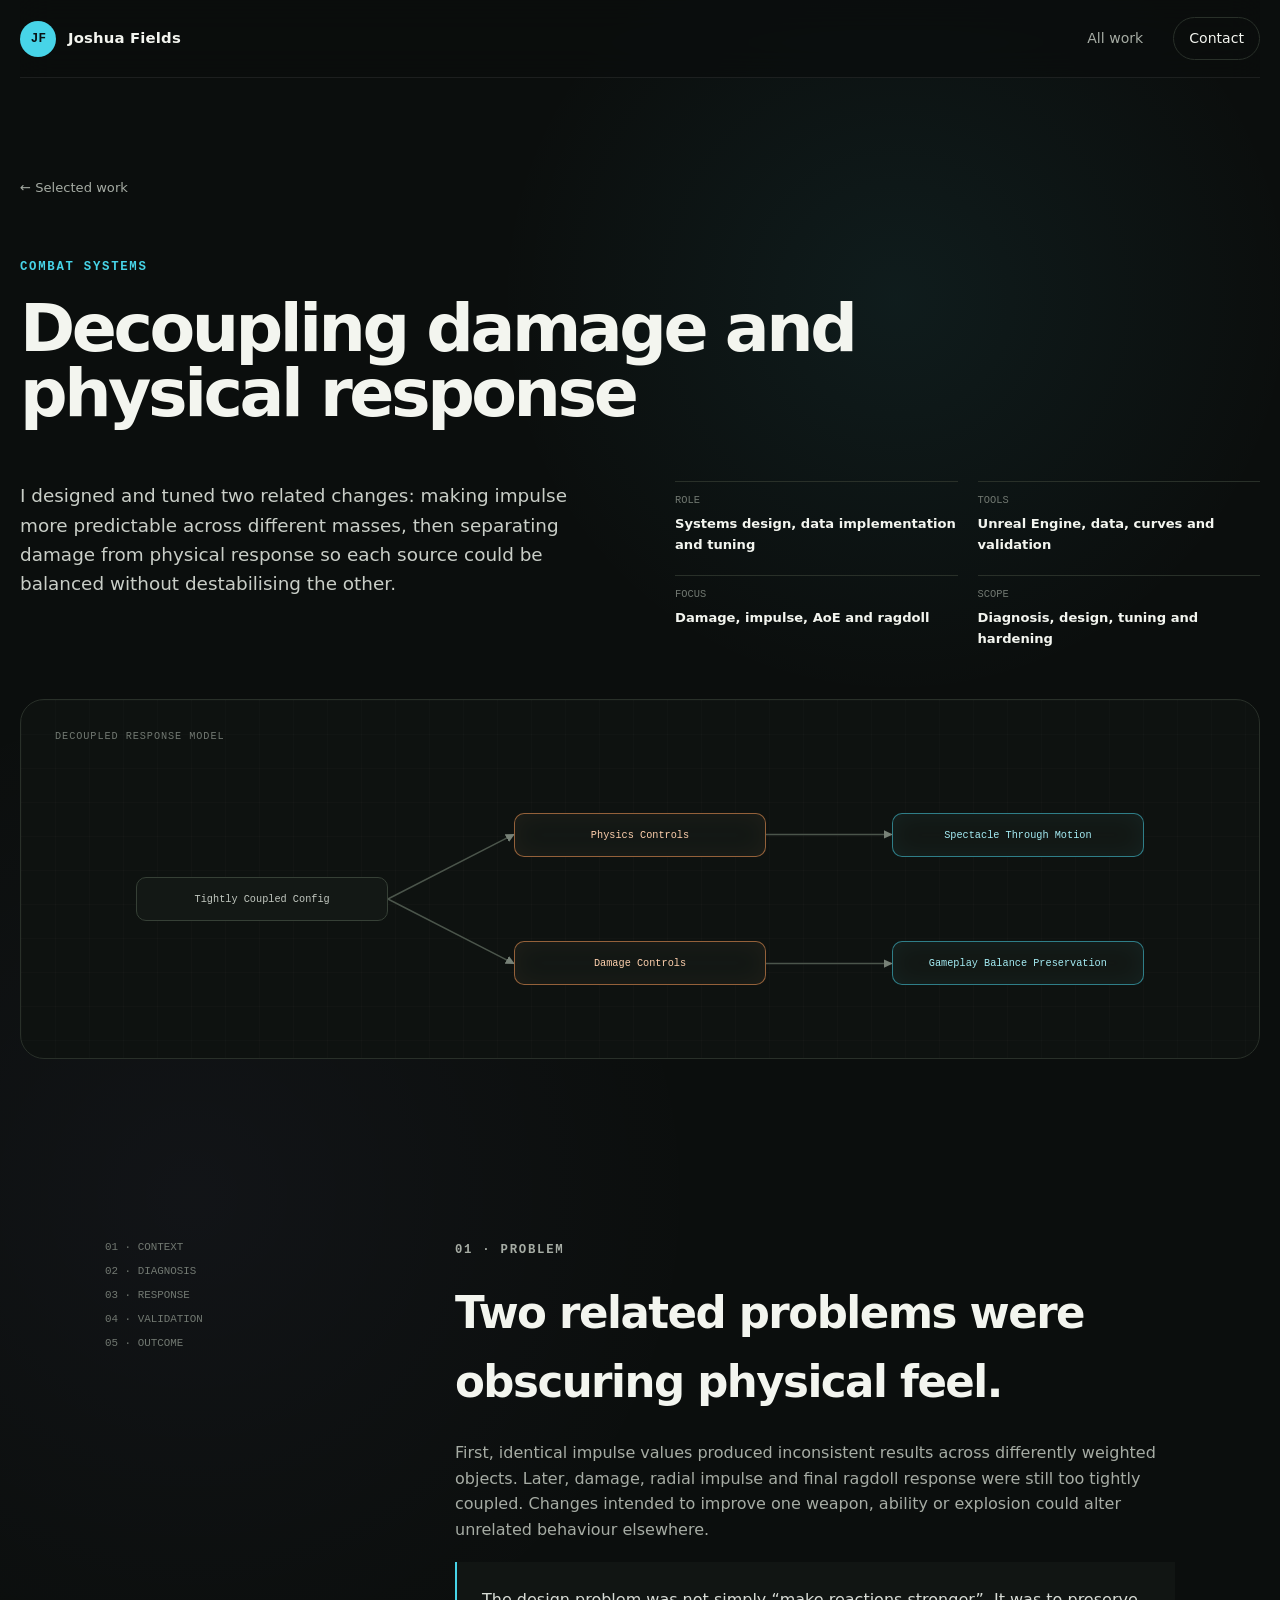
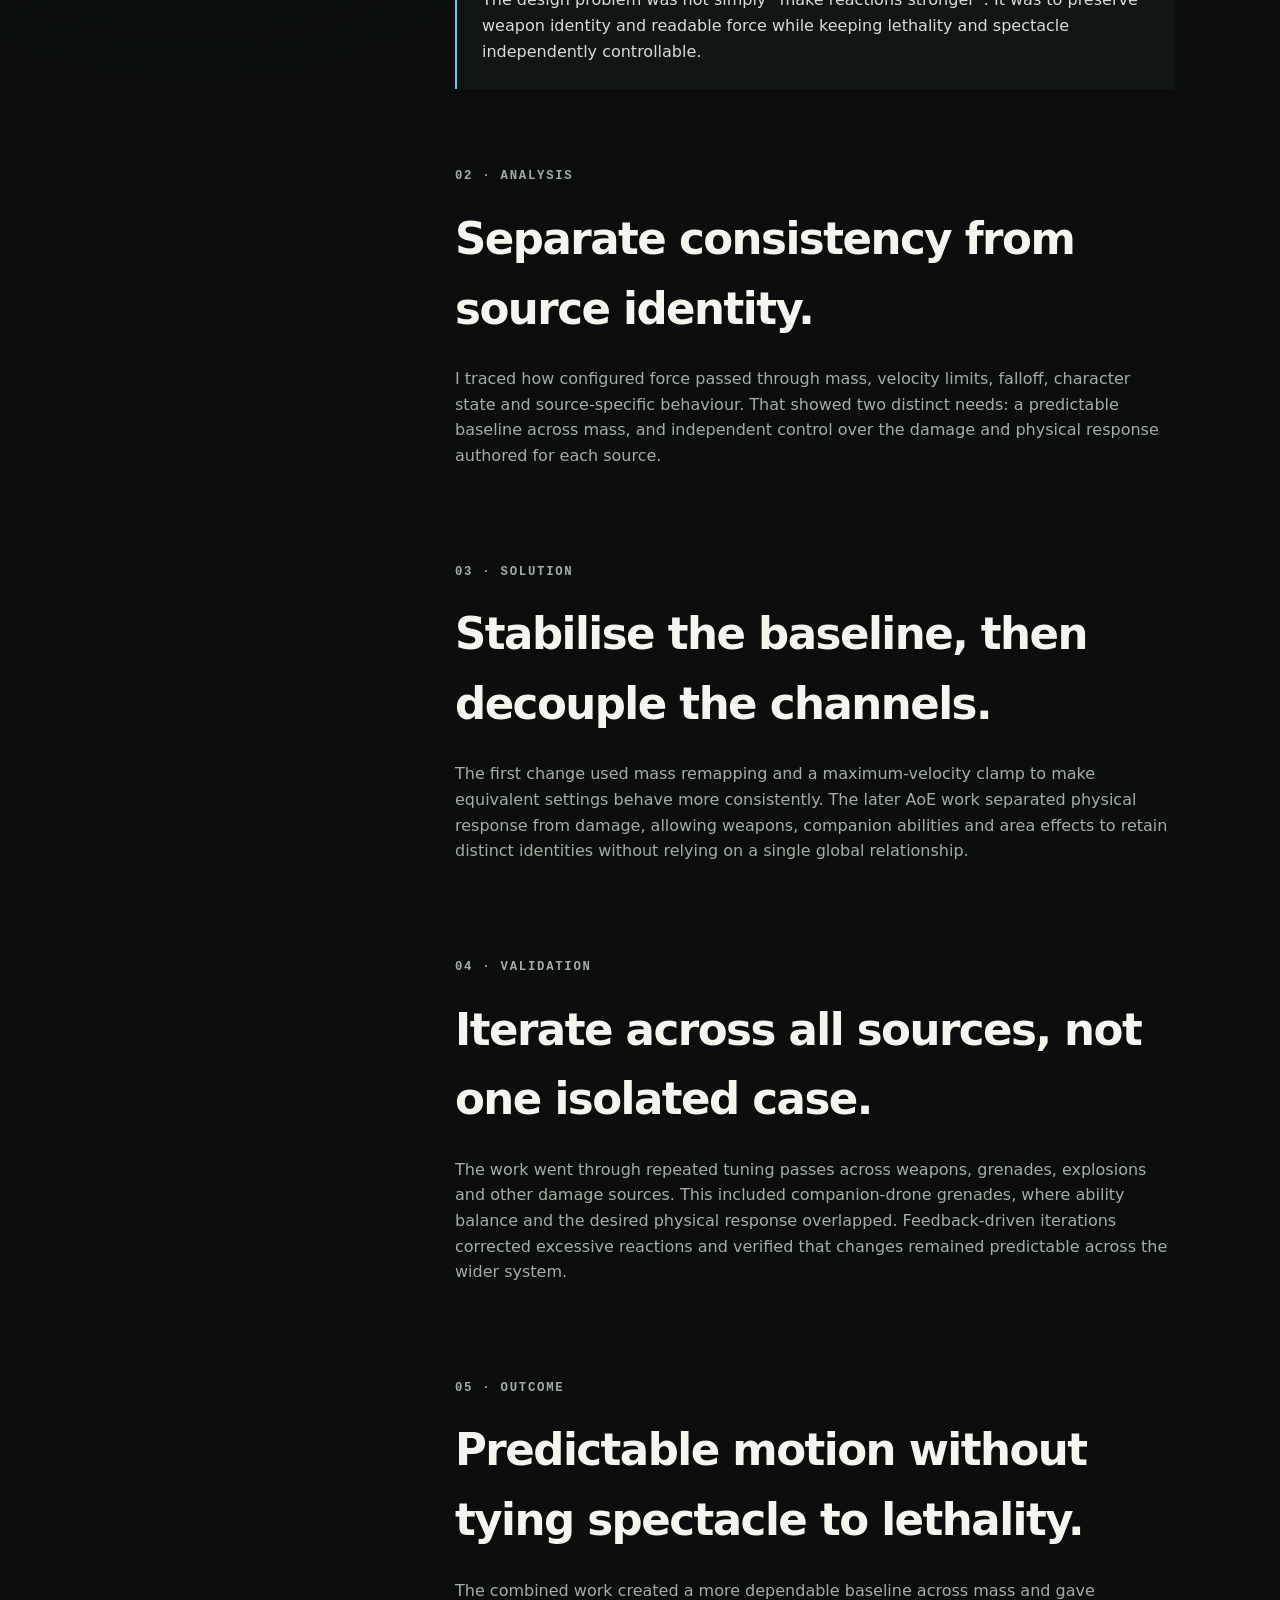
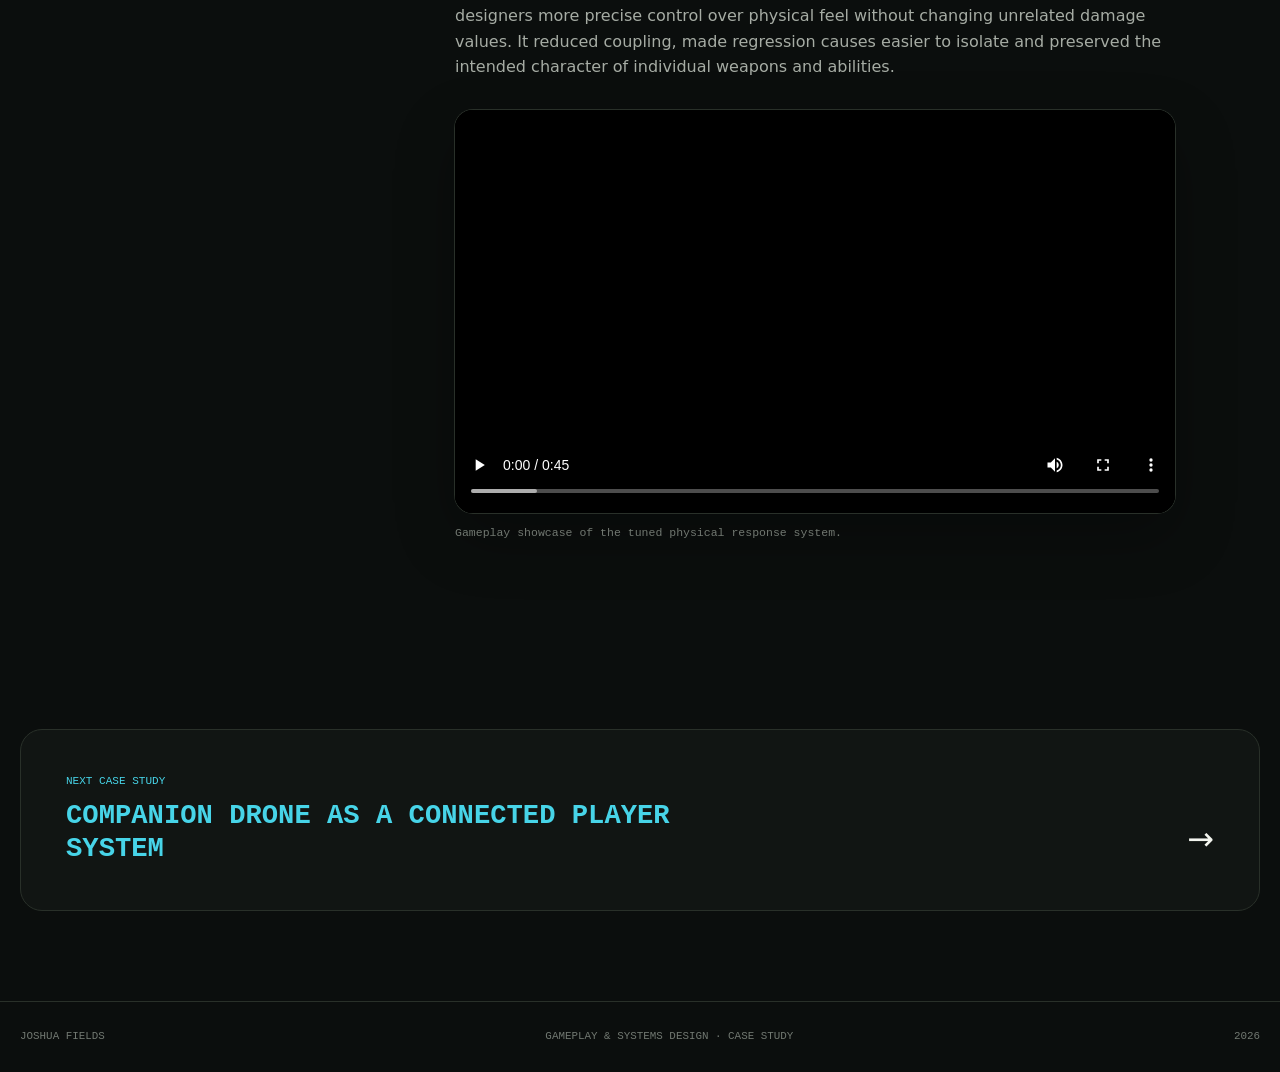
<file: case-studies/physical-response.html>
<!doctype html>
<html lang="en-GB">
<head>
  <meta charset="utf-8">
  <meta name="viewport" content="width=device-width, initial-scale=1">
  <meta name="description" content="A technical gameplay design case study about decoupling damage and physical response.">
  <meta name="theme-color" content="#0b0f0d">
  <link rel="canonical" href="https://joshuafields-gamedesigner.github.io/case-studies/physical-response.html">
  <link rel="icon" href="../favicon.svg" type="image/svg+xml">
  <meta property="og:type" content="article">
  <meta property="og:title" content="Physical Response Systems | Joshua Fields">
  <meta property="og:description" content="A technical gameplay design case study about decoupling damage and physical response.">
  <meta property="og:url" content="https://joshuafields-gamedesigner.github.io/case-studies/physical-response.html">
  <meta property="og:image" content="https://joshuafields-gamedesigner.github.io/media/social-preview.jpg">
  <meta property="og:image:width" content="1200">
  <meta property="og:image:height" content="630">
  <meta property="og:image:alt" content="Four selected gameplay and systems design case studies by Joshua Fields.">
  <meta name="twitter:card" content="summary_large_image">
  <title>Physical Response Systems — Joshua Fields</title>
  <link rel="stylesheet" href="../styles.css">
  <script src="../script.js" defer></script>
</head>
<body class="case-page">
  <a class="skip-link" href="#main">Skip to content</a>
  <header class="site-header">
    <a class="brand" href="../index.html"><span class="brand-mark" aria-hidden="true">JF</span><span>Joshua Fields</span></a>
    <nav class="site-nav"><a href="../index.html#work">All work</a><a class="nav-contact" href="mailto:jf.joshua.fields@gmail.com">Contact</a></nav>
  </header>

  <main id="main">
    <section class="case-hero section-shell">
      <a class="back-link" href="../index.html#work">← Selected work</a>
      <p class="eyebrow">Combat systems</p>
      <h1>Decoupling damage and physical response</h1>
      <div class="case-summary">
        <p>I designed and tuned two related changes: making impulse more predictable across different masses, then separating damage from physical response so each source could be balanced without destabilising the other.</p>
        <div class="case-facts">
          <div><span>Role</span><strong>Systems design, data implementation and tuning</strong></div>
          <div><span>Tools</span><strong>Unreal Engine, data, curves and validation</strong></div>
          <div><span>Focus</span><strong>Damage, impulse, AoE and ragdoll</strong></div>
          <div><span>Scope</span><strong>Diagnosis, design, tuning and hardening</strong></div>
        </div>
      </div>
      <div class="case-banner case-visual visual-response" aria-hidden="true">
        <span class="diagram-caption">Decoupled response model</span>
        <div class="system-map response-map">
          <svg class="map-lines" viewBox="0 0 1000 240" preserveAspectRatio="none"><defs><marker id="response-arrow-case" viewBox="0 0 8 8" refX="7" refY="4" markerWidth="6" markerHeight="6" orient="auto"><path d="M0 0 L8 4 L0 8" /></marker></defs><path d="M250 120 L375 52" marker-end="url(#response-arrow-case)"/><path d="M250 120 L375 188" marker-end="url(#response-arrow-case)"/><path d="M625 52 L750 52" marker-end="url(#response-arrow-case)"/><path d="M625 188 L750 188" marker-end="url(#response-arrow-case)"/></svg>
          <span class="diagram-node map-node response-source">Tightly Coupled Config</span>
          <span class="diagram-node orange-node map-node response-physics">Physics Controls</span>
          <span class="diagram-node orange-node map-node response-damage">Damage Controls</span>
          <span class="diagram-node accent-node map-node response-spectacle">Spectacle Through Motion</span>
          <span class="diagram-node accent-node map-node response-balance">Gameplay Balance Preservation</span>
        </div>
      </div>
    </section>

    <div class="case-body section-shell">
      <nav class="case-index" aria-label="Case study sections">
        <a href="#problem">01 · Context</a><a href="#analysis">02 · Diagnosis</a><a href="#solution">03 · Response</a><a href="#validation">04 · Validation</a><a href="#outcome">05 · Outcome</a>
      </nav>
      <article class="case-prose">
        <section id="problem">
          <p class="eyebrow">01 · Problem</p>
          <h2>Two related problems were obscuring physical feel.</h2>
          <p>First, identical impulse values produced inconsistent results across differently weighted objects. Later, damage, radial impulse and final ragdoll response were still too tightly coupled. Changes intended to improve one weapon, ability or explosion could alter unrelated behaviour elsewhere.</p>
          <div class="case-callout">The design problem was not simply “make reactions stronger”. It was to preserve weapon identity and readable force while keeping lethality and spectacle independently controllable.</div>
        </section>

        <section id="analysis">
          <p class="eyebrow">02 · Analysis</p>
          <h2>Separate consistency from source identity.</h2>
          <p>I traced how configured force passed through mass, velocity limits, falloff, character state and source-specific behaviour. That showed two distinct needs: a predictable baseline across mass, and independent control over the damage and physical response authored for each source.</p>
        </section>

        <section id="solution">
          <p class="eyebrow">03 · Solution</p>
          <h2>Stabilise the baseline, then decouple the channels.</h2>
          <p>The first change used mass remapping and a maximum-velocity clamp to make equivalent settings behave more consistently. The later AoE work separated physical response from damage, allowing weapons, companion abilities and area effects to retain distinct identities without relying on a single global relationship.</p>
        </section>

        <section id="validation">
          <p class="eyebrow">04 · Validation</p>
          <h2>Iterate across all sources, not one isolated case.</h2>
          <p>The work went through repeated tuning passes across weapons, grenades, explosions and other damage sources. This included companion-drone grenades, where ability balance and the desired physical response overlapped. Feedback-driven iterations corrected excessive reactions and verified that changes remained predictable across the wider system.</p>
        </section>

        <section id="outcome">
          <p class="eyebrow">05 · Outcome</p>
          <h2>Predictable motion without tying spectacle to lethality.</h2>
          <p>The combined work created a more dependable baseline across mass and gave designers more precise control over physical feel without changing unrelated damage values. It reduced coupling, made regression causes easier to isolate and preserved the intended character of individual weapons and abilities.</p>
          <figure class="case-media">
            <div class="case-media-frame">
              <video controls playsinline preload="metadata" aria-label="Showcase of the physical response system">
                <source src="../media/physical-response-showcase-hq.webm" type="video/webm">
                <source src="../media/physical-response-showcase.mp4" type="video/mp4">
                Your browser does not support embedded video.
              </video>
            </div>
            <figcaption>Gameplay showcase of the tuned physical response system.</figcaption>
          </figure>
        </section>
      </article>
    </div>

    <a class="next-case section-shell" href="companion-system.html"><span>Next case study<strong>Companion drone as a connected player system</strong></span><b aria-hidden="true">→</b></a>
  </main>
  <footer class="site-footer"><span>Joshua Fields</span><span>Gameplay & Systems Design · case study</span><span><span data-year></span></span></footer>
  <!-- Cloudflare Web Analytics -->
  <script type="module" src="https://static.cloudflareinsights.com/beacon.min.js" data-cf-beacon='{"token":"b23695b8e9d14c5abf6196cb11186d02"}'></script>
  <!-- End Cloudflare Web Analytics -->
</body>
</html>
</file>
<file: styles.css>
:root {
  color-scheme: dark;
  --ink: #f3f5ef;
  --muted: #a6aca4;
  --dim: #717871;
  --paper: #0b0e0d;
  --surface: #111513;
  --surface-2: #171c19;
  --line: #293029;
  --accent: #47d4e8;
  --accent-soft: #a5edf5;
  --orange: #ff9f5a;
  --proposal: #a99cff;
  --content: 1240px;
  --radius: 22px;
  --shadow: 0 28px 80px rgba(0, 0, 0, .28);
}

* { box-sizing: border-box; }

html { scroll-behavior: smooth; }

body {
  margin: 0;
  color: var(--ink);
  background:
    radial-gradient(circle at 70% 7%, rgba(71, 212, 232, .07), transparent 25rem),
    radial-gradient(circle at 15% 28%, rgba(169, 156, 255, .045), transparent 32rem),
    var(--paper);
  font-family: Inter, ui-sans-serif, system-ui, -apple-system, BlinkMacSystemFont, "Segoe UI", sans-serif;
  line-height: 1.6;
  -webkit-font-smoothing: antialiased;
}

a { color: inherit; text-decoration: none; }

button, a { -webkit-tap-highlight-color: transparent; }

::selection { background: var(--accent); color: #081113; }

.skip-link {
  position: fixed;
  top: 12px;
  left: 12px;
  z-index: 200;
  padding: 10px 14px;
  color: #111;
  background: var(--accent);
  transform: translateY(-150%);
}

.skip-link:focus { transform: translateY(0); }
.sr-only { position: absolute; width: 1px; height: 1px; padding: 0; overflow: hidden; clip: rect(0, 0, 0, 0); white-space: nowrap; border: 0; }

.site-header {
  position: sticky;
  top: 0;
  z-index: 100;
  display: flex;
  align-items: center;
  justify-content: space-between;
  width: min(calc(100% - 36px), var(--content));
  min-height: 78px;
  margin: 0 auto;
  border-bottom: 1px solid rgba(255, 255, 255, .08);
  background: rgba(11, 14, 13, .78);
  backdrop-filter: blur(16px);
}

.brand { display: inline-flex; align-items: center; gap: 12px; font-size: .93rem; font-weight: 700; letter-spacing: .01em; }
.brand-mark { display: grid; place-items: center; width: 36px; height: 36px; padding: 1px 0 0 1px; color: #081113; background: var(--accent); border-radius: 50%; font-family: Consolas, monospace; font-size: .78rem; line-height: 1; }
.site-nav { display: flex; align-items: center; gap: 30px; font-size: .88rem; color: var(--muted); }
.site-nav a { transition: color .2s ease; }
.site-nav a:hover, .site-nav a:focus-visible { color: var(--ink); }
.site-nav .nav-contact { padding: 9px 15px; color: var(--ink); border: 1px solid var(--line); border-radius: 999px; }
.nav-toggle { display: none; padding: 10px; border: 0; background: transparent; }
.nav-toggle span:not(.sr-only) { display: block; width: 23px; height: 1px; margin: 6px 0; background: var(--ink); }

.section-shell { width: min(calc(100% - 36px), var(--content)); margin-inline: auto; }
.hero { display: grid; grid-template-columns: 1.08fr .92fr; align-items: center; gap: clamp(40px, 7vw, 92px); min-height: 0; padding-block: 64px 56px; }
.eyebrow { margin: 0 0 18px; color: var(--accent); font-family: Consolas, "Courier New", monospace; font-size: .77rem; font-weight: 700; letter-spacing: .14em; text-transform: uppercase; }
.hero h1 { max-width: 690px; margin: 0; font-size: clamp(3rem, 5.1vw, 5rem); line-height: 1.06; letter-spacing: -.052em; }
.hero h1 span { color: inherit; }
.hero-intro { max-width: 650px; margin: 28px 0 0; color: #c6cbc4; font-size: clamp(1rem, 1.4vw, 1.16rem); line-height: 1.65; }
.hero-actions, .contact-actions { display: flex; flex-wrap: wrap; gap: 12px; margin-top: 34px; }
.button { display: inline-flex; align-items: center; justify-content: center; min-height: 48px; padding: 0 20px; border-radius: 999px; font-size: .89rem; font-weight: 700; transition: transform .2s ease, border-color .2s ease, background .2s ease; }
.button:hover { transform: translateY(-2px); }
.button-primary { color: #081113; background: var(--accent); }
.button-quiet { border: 1px solid var(--line); background: rgba(255,255,255,.02); }

.hero-system { min-width: 0; padding: 24px; border: 1px solid var(--line); border-radius: 24px; background: linear-gradient(145deg, rgba(255,255,255,.035), rgba(255,255,255,.008)); box-shadow: var(--shadow); }
.system-label { color: var(--dim); font-family: Consolas, monospace; font-size: .7rem; letter-spacing: .12em; text-transform: uppercase; }
.system-sequence { position: relative; display: grid; gap: 9px; margin-top: 20px; }
.system-sequence::before { content: ""; position: absolute; top: 28px; bottom: 28px; left: 26px; width: 1px; background: linear-gradient(rgba(71,212,232,.35), var(--accent)); box-shadow: 0 0 18px rgba(71,212,232,.2); }
.sequence-step { position: relative; display: grid; grid-template-columns: 52px 1fr; align-items: center; min-height: 62px; padding: 9px 14px 9px 0; border: 1px solid #313931; border-radius: 12px; background: rgba(20,25,22,.9); }
.sequence-step > span { z-index: 1; display: grid; place-items: center; width: 52px; color: var(--accent); font: .64rem Consolas, monospace; }
.sequence-step div { padding-left: 14px; border-left: 1px solid var(--line); }
.sequence-step strong, .sequence-step small { display: block; }
.sequence-step strong { font-size: .82rem; }
.sequence-step small { margin-top: 2px; color: var(--muted); font-size: .7rem; }
.sequence-outcome { display: flex; align-items: center; justify-content: space-between; gap: 18px; margin-top: 12px; padding: 14px 16px; border: 1px solid rgba(71,212,232,.32); border-radius: 12px; background: rgba(71,212,232,.055); }
.sequence-outcome span { color: var(--accent); font: .63rem Consolas, monospace; letter-spacing: .08em; text-transform: uppercase; }
.sequence-outcome strong { font-size: .78rem; text-align: right; }

.work, .approach, .capabilities, .about { padding-block: 112px; }
.work { padding-top: 72px; }
.section-heading { display: grid; grid-template-columns: 1fr minmax(280px, 430px); align-items: end; gap: 40px; margin-bottom: 58px; }
.section-heading .eyebrow { grid-column: 1 / -1; margin-bottom: -15px; }
.section-heading h2, .about h2, .contact h2 { max-width: 760px; margin: 0; font-size: clamp(2.15rem, 3.6vw, 3.65rem); line-height: 1.04; letter-spacing: -.042em; }
.section-heading > p:last-child { margin: 0; color: var(--muted); font-size: 1rem; }

.case-grid { display: grid; grid-template-columns: repeat(2, minmax(0, 1fr)); gap: 20px; }
.case-card { overflow: hidden; min-height: 505px; border: 1px solid var(--line); border-radius: var(--radius); background: var(--surface); transition: transform .25s ease, border-color .25s ease; }
.case-card:hover { transform: translateY(-5px); border-color: #475047; }
.case-card > a { display: grid; grid-template-rows: 235px 1fr; height: 100%; }
.case-visual { position: relative; overflow: hidden; background: #0e1210; border-bottom: 1px solid var(--line); }
.case-visual::before { content: ""; position: absolute; inset: 0; opacity: .42; background-image: linear-gradient(rgba(255,255,255,.04) 1px, transparent 1px), linear-gradient(90deg, rgba(255,255,255,.04) 1px, transparent 1px); background-size: 34px 34px; }
.case-image::before { display: none; }
.case-image { aspect-ratio: 1600 / 620; }
.case-image img { display: block; width: 100%; height: 100%; object-fit: cover; }
.case-content { display: flex; flex-direction: column; padding: 30px; }
.case-meta { color: #7d847d; font-family: Consolas, monospace; font-size: .67rem; letter-spacing: .06em; text-transform: uppercase; }
.case-content h3 { max-width: 530px; margin: 22px 0 12px; font-size: clamp(1.45rem, 2.1vw, 1.95rem); line-height: 1.1; letter-spacing: -.03em; }
.case-content p { max-width: 620px; margin: 0 0 30px; color: var(--muted); font-size: .93rem; }
.text-link { margin-top: auto; color: var(--accent); font-size: .83rem; font-weight: 700; }

.diagram-caption { position: absolute; top: 20px; left: 22px; z-index: 2; color: var(--dim); font: .64rem Consolas, monospace; letter-spacing: .09em; text-transform: uppercase; }
.diagram-stack, .diagram-loop, .football-loop { position: absolute; z-index: 2; inset: 58px 24px 24px; display: grid; align-content: center; gap: 14px; }
.diagram-row { display: grid; grid-template-columns: minmax(78px, 1fr) 22px minmax(68px, .8fr) 22px minmax(90px, 1.15fr); align-items: center; }
.diagram-row > i, .architecture-flow > i { position: relative; height: 1px; background: #4b554b; }
.diagram-row > i::after, .architecture-flow > i::after { content: ""; position: absolute; top: -3px; right: 0; width: 6px; height: 6px; border-top: 1px solid #778177; border-right: 1px solid #778177; transform: rotate(45deg); }
.diagram-node { display: grid; place-items: center; min-height: 44px; padding: 8px; border: 1px solid #364036; border-radius: 10px; color: #c3c9c1; background: rgba(20,25,22,.92); font: .64rem Consolas, monospace; text-align: center; }
.source-node { border-style: dashed; color: var(--muted); }
.orange-node { border-color: rgba(255,159,90,.55); color: #ffd0ad; box-shadow: inset 0 0 25px rgba(255,159,90,.05); }
.accent-node { border-color: rgba(71,212,232,.55); color: var(--accent-soft); box-shadow: inset 0 0 25px rgba(71,212,232,.055); }
.diagram-return { display: grid; grid-template-columns: 1fr auto 1fr; align-items: center; gap: 12px; padding: 9px 12px; border-top: 1px dashed #3a443a; color: var(--dim); font: .61rem Consolas, monospace; text-align: center; }
.diagram-return b { color: var(--accent); font-weight: 400; }
.system-map { position: absolute; z-index: 2; inset: 58px 24px 24px; }
.map-lines { position: absolute; inset: 0; width: 100%; height: 100%; overflow: visible; }
.map-lines path { fill: none; stroke: #4b554b; stroke-width: 1.5; vector-effect: non-scaling-stroke; }
.map-lines marker path { fill: #778177; stroke: none; }
.map-node { position: absolute; z-index: 1; width: 25%; transform: translateY(-50%); }
.response-source { left: 0; top: 50%; }
.response-physics { left: 37.5%; top: 22%; }
.response-damage { left: 37.5%; top: 78%; }
.response-spectacle { right: 0; top: 22%; }
.response-balance { right: 0; top: 78%; }
.companion-map .map-node { width: 25%; }
.companion-targeting, .companion-resource, .companion-progression { left: 0; }
.companion-controls, .companion-behaviour, .companion-ui { left: 37.5%; }
.companion-targeting, .companion-controls { top: 15%; }
.companion-resource, .companion-behaviour, .companion-outcome { top: 50%; }
.companion-progression, .companion-ui { top: 85%; }
.companion-outcome { right: 0; }
.breadcrumb-source { left: 0; top: 50%; width: 27%; }
.breadcrumb-classification { left: 38%; top: 50%; width: 24%; }
.breadcrumb-persistent, .breadcrumb-demand { right: 0; }
.breadcrumb-persistent { top: 22%; }
.breadcrumb-demand { top: 78%; }
.football-physics, .football-movement, .football-feedback { left: 0; }
.football-physics { top: 15%; }
.football-movement, .football-loop-node, .football-outcome { top: 50%; }
.football-feedback { top: 85%; }
.football-loop-node { left: 37.5%; }
.football-outcome { right: 0; }
.architecture-flow { position: absolute; z-index: 2; inset: 58px 24px 22px; display: grid; grid-template-columns: 1fr 28px .9fr 28px 1fr; align-items: center; }
.architecture-group { display: grid; gap: 6px; }
.architecture-group span { padding: 6px; border: 1px solid #343d34; border-radius: 7px; color: var(--muted); background: #141916; font: .58rem Consolas, monospace; text-align: center; }
.architecture-flow strong { display: grid; place-items: center; min-height: 74px; padding: 10px; border: 1px solid rgba(169,156,255,.55); border-radius: 50%; color: #d9d4ff; background: rgba(169,156,255,.055); font: .62rem/1.3 Consolas, monospace; text-align: center; }
.breadcrumb-model { position: absolute; z-index: 2; inset: 58px 24px 22px; display: grid; align-content: center; gap: 14px; }
.breadcrumb-flow { display: grid; grid-template-columns: 1fr 36px 110px 48px 1fr; align-items: center; }
.breadcrumb-flow > i { position: relative; height: 1px; background: #4b554b; }
.breadcrumb-flow > i::after { content: ""; position: absolute; top: -3px; right: 0; width: 6px; height: 6px; border-top: 1px solid #778177; border-right: 1px solid #778177; transform: rotate(45deg); }
.breadcrumb-group { display: grid; gap: 8px; }
.breadcrumb-group span { padding: 8px 6px; border: 1px solid #343d34; border-radius: 8px; color: var(--muted); background: #141916; font: .59rem Consolas, monospace; text-align: center; }
.breadcrumb-flow > strong { position: relative; isolation: isolate; display: grid; place-items: center; min-height: 86px; padding: 10px; color: var(--accent-soft); font: .62rem/1.3 Consolas, monospace; text-align: center; }
.breadcrumb-flow > strong::before { content: ""; position: absolute; z-index: -1; width: 68px; height: 68px; border: 1px solid rgba(71,212,232,.5); border-radius: 8px; background: rgba(71,212,232,.05); transform: rotate(45deg); }
.breadcrumb-flow > strong span { position: relative; z-index: 1; }
.breadcrumb-branch { position: relative; align-self: stretch; min-height: 72px; }
.breadcrumb-branch i { position: absolute; top: 50%; left: 0; width: 100%; height: 1px; background: #4b554b; transform-origin: left center; }
.breadcrumb-branch i:first-child { transform: rotate(-24deg); }
.breadcrumb-branch i:last-child { transform: rotate(24deg); }
.breadcrumb-branch i::after { content: ""; position: absolute; top: -3px; right: 0; width: 6px; height: 6px; border-top: 1px solid #778177; border-right: 1px solid #778177; transform: rotate(45deg); }
.breadcrumb-modes span { border-color: rgba(71,212,232,.5); color: var(--accent-soft); background: rgba(71,212,232,.04); }
.breadcrumb-review { display: grid; grid-template-columns: 1fr auto 1fr; align-items: center; gap: 12px; padding: 9px 12px; border-top: 1px dashed #3a443a; color: var(--dim); font: .61rem Consolas, monospace; text-align: center; }
.breadcrumb-review b { color: var(--accent); font-weight: 400; }
.football-loop .diagram-row { grid-template-columns: 1fr 18px .7fr 18px .8fr 18px 1fr; }
.readability-lane, .validation-lane { display: grid; grid-template-columns: repeat(3, 1fr); gap: 7px; padding-top: 8px; border-top: 1px dashed rgba(71,212,232,.34); }
.readability-lane span, .validation-lane span { color: var(--dim); font: .58rem Consolas, monospace; text-align: center; }
.readability-lane span::before { content: "cue / "; color: var(--accent-soft); }
.validation-lane span::before { content: "check / "; color: var(--accent); }

.approach { border-top: 1px solid var(--line); }
.process-list { display: grid; grid-template-columns: repeat(3, 1fr); margin: 0; padding: 0; border-top: 1px solid var(--line); list-style: none; }
.process-list li { min-height: 250px; padding: 30px; border-right: 1px solid var(--line); border-bottom: 1px solid var(--line); }
.process-list li:nth-child(3n) { border-right: 0; }
.process-list span { color: var(--accent); font: .72rem Consolas, monospace; }
.process-list h3 { margin: 55px 0 12px; font-size: 1.2rem; }
.process-list p { margin: 0; color: var(--muted); font-size: .86rem; }
.process-outcome { display: flex; flex-direction: column; align-items: flex-start; gap: 10px; margin-top: 24px; padding: 30px; border: 1px solid rgba(71,212,232,.42); border-radius: 14px; background: rgba(71,212,232,.045); }
.process-outcome span { color: var(--accent); font: .68rem Consolas, monospace; letter-spacing: .08em; text-transform: uppercase; }
.process-outcome strong { max-width: 900px; font-size: 1rem; line-height: 1.45; text-align: left; }

.capability-board { display: grid; grid-template-columns: repeat(3, 1fr); border: 1px solid var(--line); border-radius: var(--radius); overflow: hidden; }
.capability-board div { min-height: 180px; padding: 28px; border-right: 1px solid var(--line); border-bottom: 1px solid var(--line); background: rgba(255,255,255,.012); }
.capability-board div:nth-child(3n) { border-right: 0; }.capability-board div:nth-last-child(-n+3) { border-bottom: 0; }
.capability-board span { font-size: .95rem; font-weight: 750; }
.capability-board p { margin: 38px 0 0; color: var(--muted); font-size: .83rem; }

.about { display: grid; grid-template-columns: 1.15fr .85fr; gap: clamp(45px, 8vw, 120px); border-top: 1px solid var(--line); }
.about-copy > p:last-child { max-width: 690px; margin: 34px 0 0; color: var(--muted); font-size: 1.03rem; }
.about-details { border-top: 1px solid var(--line); }
.about-details div { padding: 23px 0; border-bottom: 1px solid var(--line); }
.about-details span, .about-details strong { display: block; }
.about-details span { margin-bottom: 7px; color: var(--dim); font: .67rem Consolas, monospace; letter-spacing: .08em; text-transform: uppercase; }
.about-details strong { font-size: .92rem; }

.contact { margin-bottom: 100px; padding: 70px; border: 1px solid rgba(71,212,232,.25); border-radius: 30px; background: radial-gradient(circle at 85% 30%, rgba(71,212,232,.09), transparent 24rem), var(--surface); }
.contact h2 { max-width: 880px; line-height: 1.06; }
.site-footer { display: flex; justify-content: space-between; gap: 25px; padding: 28px max(18px, calc((100vw - var(--content)) / 2)); border-top: 1px solid var(--line); color: var(--dim); font: .68rem Consolas, monospace; text-transform: uppercase; }

.case-page .site-header { position: relative; }
.case-hero { padding-block: 96px 72px; }
.case-hero .back-link { display: inline-block; margin-bottom: 60px; color: var(--muted); font-size: .82rem; }
.case-hero h1 { max-width: 980px; margin: 0; font-size: clamp(2.8rem, 5.2vw, 5rem); line-height: .98; letter-spacing: -.052em; }
.case-summary { display: grid; grid-template-columns: 1fr 1fr; gap: 70px; margin-top: 55px; }
.case-summary > p { margin: 0; color: #c9cec7; font-size: 1.15rem; }
.case-facts { display: grid; grid-template-columns: 1fr 1fr; gap: 20px; }
.case-facts div { padding-top: 12px; border-top: 1px solid var(--line); }
.case-facts span, .case-facts strong { display: block; }.case-facts span { color: var(--dim); font: .65rem Consolas, monospace; text-transform: uppercase; }.case-facts strong { margin-top: 7px; font-size: .82rem; }
.case-banner { min-height: 360px; margin-top: 50px; border: 1px solid var(--line); border-radius: 24px; }
.case-banner .diagram-caption { top: 30px; left: 34px; }
.case-banner .diagram-stack, .case-banner .diagram-loop, .case-banner .football-loop, .case-banner .system-map { inset: 85px max(34px, 9vw) 45px; }
.case-banner .architecture-flow { inset: 84px max(34px, 9vw) 40px; }
.case-banner .breadcrumb-model { inset: 84px max(34px, 9vw) 40px; }
.case-body { display: grid; grid-template-columns: 260px minmax(0, 720px); justify-content: center; gap: 90px; padding-block: 110px; }
.case-index { position: sticky; top: 30px; align-self: start; display: grid; gap: 12px; color: var(--dim); font: .68rem Consolas, monospace; text-transform: uppercase; }
.case-index a:hover { color: var(--accent); }
.case-prose section { padding-bottom: 78px; scroll-margin-top: 30px; }
.case-prose h2 { margin: 0 0 22px; font-size: clamp(1.8rem, 3.4vw, 3rem); letter-spacing: -.035em; }
.case-prose p, .case-prose li { color: var(--muted); }
.case-prose ul { padding-left: 1.1rem; }
.case-callout { margin: 20px 0 0; padding: 25px; border-left: 2px solid var(--accent); background: var(--surface); color: #d8dcd6; }
.implementation-note { margin-top: 24px; padding-top: 18px; border-top: 1px solid var(--line); color: var(--dim) !important; font-size: .78rem; }
.media-slot { display: grid; place-items: center; min-height: 310px; margin-top: 30px; padding: 30px; border: 1px dashed #3e473e; border-radius: 18px; color: var(--dim); background: repeating-linear-gradient(135deg, rgba(255,255,255,.012) 0 10px, transparent 10px 20px); text-align: center; }
.media-slot strong, .media-slot span { display: block; }.media-slot strong { color: var(--muted); }.media-slot span { max-width: 430px; margin-top: 9px; font-size: .78rem; }
.case-media { margin: 30px 0 0; }
.case-media-frame { overflow: hidden; border-radius: 18px; background: #000; box-shadow: 0 0 0 1px var(--line), 0 24px 60px rgba(0, 0, 0, .28); }
.case-media video { display: block; width: 100%; max-width: 720px; height: auto; border: 0; background: #000; }
.case-media figcaption { margin-top: 11px; color: var(--dim); font: .72rem/1.5 Consolas, monospace; }
.next-case { display: flex; align-items: end; justify-content: space-between; gap: 30px; margin-bottom: 90px; padding: 45px; border: 1px solid var(--line); border-radius: 22px; background: var(--surface); }
.next-case span { color: var(--accent); font: .69rem Consolas, monospace; text-transform: uppercase; }.next-case strong { display: block; max-width: 650px; margin-top: 13px; font-size: 1.7rem; line-height: 1.2; }
.next-case b { font-size: 2rem; font-weight: 400; }

.reveal { opacity: 1; transform: none; }

@media (max-width: 900px) {
  .hero { grid-template-columns: 1fr; min-height: auto; padding-top: 78px; }
  .hero-system { max-width: 620px; width: 100%; margin-inline: auto; }
  .section-heading { grid-template-columns: 1fr; }.section-heading .eyebrow { margin-bottom: -5px; }
  .case-grid { grid-template-columns: 1fr; }.case-card { min-height: 0; }
  .process-list, .capability-board { grid-template-columns: repeat(2, 1fr); }
  .process-list li:nth-child(3n), .capability-board div:nth-child(3n) { border-right: 1px solid var(--line); }
  .process-list li:nth-child(2n), .capability-board div:nth-child(2n) { border-right: 0; }
  .capability-board div:nth-last-child(-n+3) { border-bottom: 1px solid var(--line); }.capability-board div:nth-last-child(-n+2) { border-bottom: 0; }
  .about { grid-template-columns: 1fr; }
  .case-summary { grid-template-columns: 1fr; gap: 35px; }
  .case-body { grid-template-columns: 1fr; gap: 45px; }.case-index { position: static; grid-template-columns: repeat(3, 1fr); }
}

@media (max-width: 650px) {
  .hero-copy, .section-heading, .case-card, .case-content, .case-visual, .sequence-outcome { min-width: 0; }
  .hero h1, .section-heading h2, .case-content h3, .sequence-outcome strong { overflow-wrap: break-word; }
  .site-header { width: min(calc(100% - 28px), var(--content)); }
  .nav-toggle { display: block; }
  .site-nav { position: absolute; top: 70px; right: 0; display: none; flex-direction: column; align-items: stretch; width: min(300px, calc(100vw - 28px)); padding: 22px; border: 1px solid var(--line); border-radius: 16px; background: #101411; box-shadow: var(--shadow); }
  .site-nav.is-open { display: flex; }.site-nav .nav-contact { text-align: center; }
  .case-page .site-nav { position: static; display: flex; flex-direction: row; align-items: center; width: auto; padding: 0; border: 0; border-radius: 0; background: transparent; box-shadow: none; }
  .case-page .site-nav a:first-child { display: none; }
  .hero { padding-block: 62px 76px; }.hero h1 { font-size: clamp(2.75rem, 13vw, 3.8rem); }.hero-intro { font-size: 1rem; }
  .hero-system { padding: 19px; }.sequence-step { grid-template-columns: 46px minmax(0, 1fr); }.sequence-step > span { width: 46px; }.system-sequence::before { left: 23px; }.sequence-outcome { align-items: flex-start; flex-direction: column; gap: 5px; }.sequence-outcome strong { text-align: left; }
  .work, .approach, .capabilities, .about { padding-block: 90px; }
  .case-card > a { grid-template-rows: auto 1fr; }.case-content { padding: 24px; }
  .diagram-stack, .diagram-loop, .football-loop, .system-map { inset: 54px 14px 18px; }
  .diagram-row { grid-template-columns: minmax(0, 1fr) 14px minmax(0, .8fr) 14px minmax(0, 1.05fr); }
  .diagram-node { min-height: 42px; padding: 6px 4px; font-size: .55rem; }
  .football-loop .diagram-row { grid-template-columns: 1fr 10px .65fr 10px .75fr 10px 1fr; }
  .architecture-flow { inset: 54px 14px 18px; grid-template-columns: 1fr 14px .85fr 14px 1fr; }
  .architecture-flow strong { min-height: 62px; font-size: .55rem; }
  .breadcrumb-model { inset: 54px 14px 18px; }
  .breadcrumb-flow { grid-template-columns: 1fr 16px 78px 24px 1fr; }
  .breadcrumb-flow > strong { min-height: 70px; font-size: .55rem; }
  .breadcrumb-flow > strong::before { width: 56px; height: 56px; }
  .breadcrumb-branch { min-height: 62px; }
  .breadcrumb-branch i:first-child { transform: rotate(-36deg); }
  .breadcrumb-branch i:last-child { transform: rotate(36deg); }
  .process-list, .capability-board { grid-template-columns: 1fr; }.process-list li, .process-list li:nth-child(3n), .capability-board div, .capability-board div:nth-child(3n) { border-right: 0; }.capability-board div:nth-last-child(-n+2) { border-bottom: 1px solid var(--line); }.capability-board div:last-child { border-bottom: 0; }
  .process-outcome { align-items: flex-start; flex-direction: column; gap: 8px; }.process-outcome strong { text-align: left; }
  .contact { padding: 38px 24px; }
  .site-footer { flex-direction: column; }
  .case-hero { padding-top: 65px; }.case-hero .back-link { margin-bottom: 40px; }.case-summary { margin-top: 38px; }.case-facts { grid-template-columns: 1fr; }
  .case-banner { min-height: 300px; }.case-banner .diagram-stack, .case-banner .diagram-loop, .case-banner .football-loop, .case-banner .system-map { inset: 78px 20px 34px; }.case-banner .architecture-flow, .case-banner .breadcrumb-model { inset: 76px 20px 32px; }.case-index { grid-template-columns: 1fr 1fr; }
  .next-case { align-items: start; padding: 30px; }.next-case strong { font-size: 1.25rem; }
}

@media (prefers-reduced-motion: reduce) {
  html { scroll-behavior: auto; }
  *, *::before, *::after { animation-duration: .01ms !important; animation-iteration-count: 1 !important; transition-duration: .01ms !important; }
  .reveal { opacity: 1; transform: none; }
}
</file>
